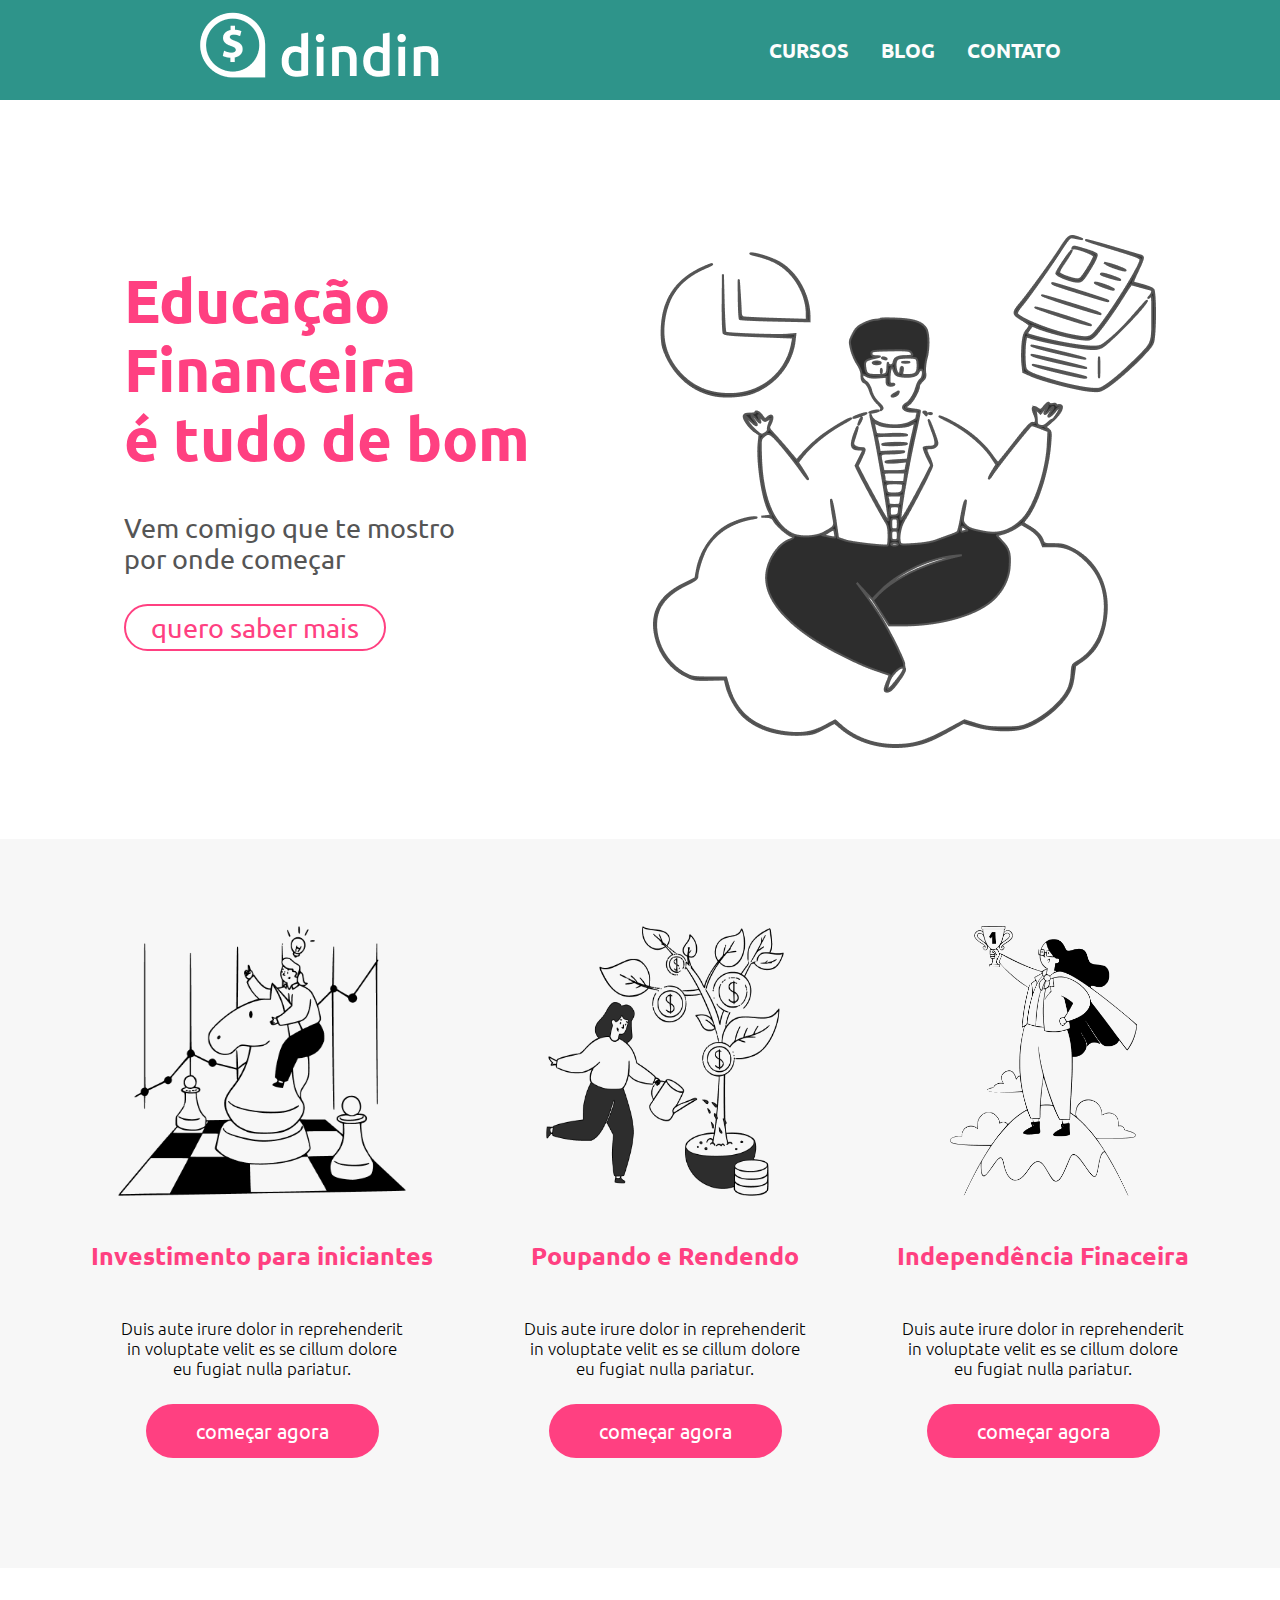
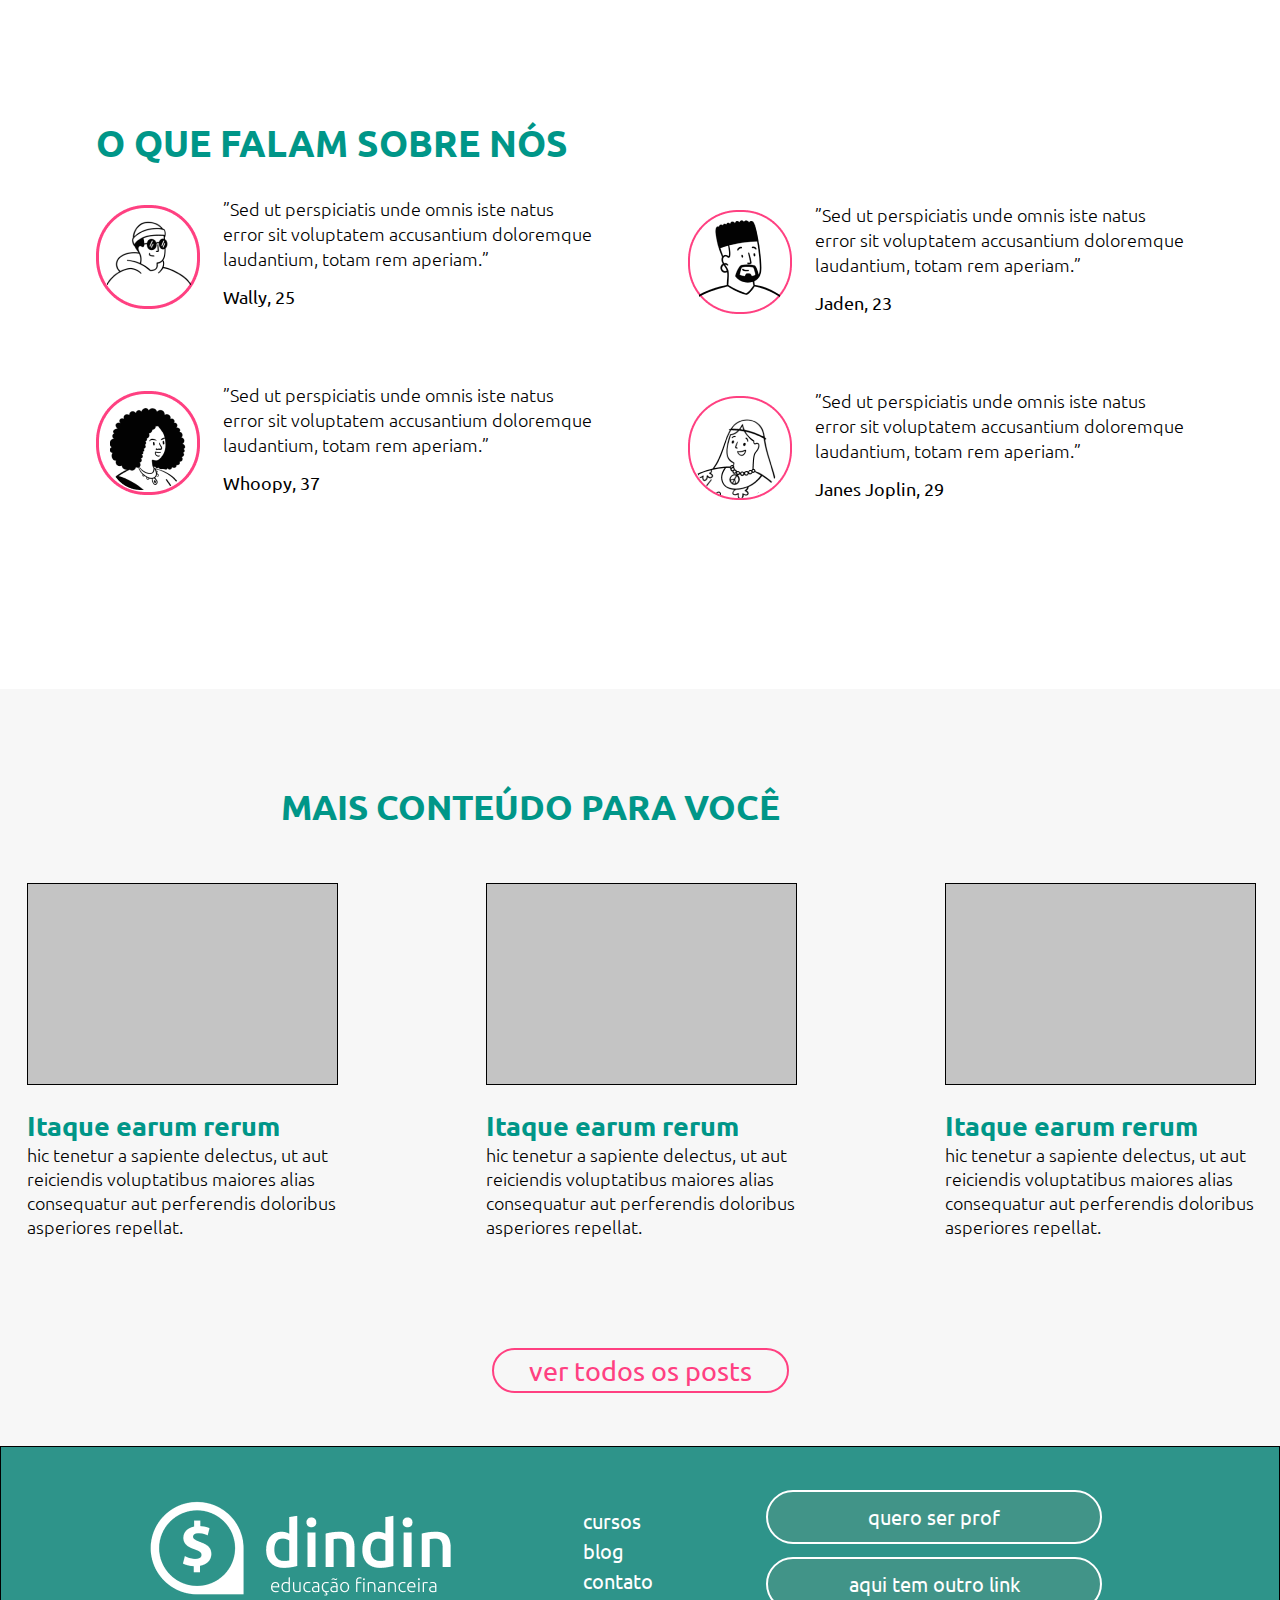
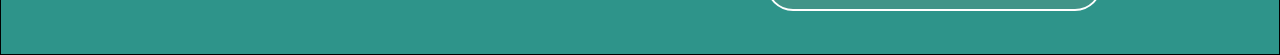
<file: index.html>
<!DOCTYPE html>
<html lang="pt-br">

<head>
    <meta charset="UTF-8">
    <meta http-equiv="X-UA-Compatible" content="IE=edge">
    <meta name="viewport" content="width=device-width, initial-scale=1.0">
    <meta name="description" content="Site sobre a empresa Dindin">
    <meta name="keywords" content="Agência Digital, Financeiro, Emprestimo, investimento">
    <link rel="stylesheet" href="css/estilo.css">
    <!-- <link rel="stylesheet" href="css/responsivo.css"> -->
    <title>Financeira Dindin</title>
</head>

<body>

    <header class="cabecalho">
        <nav class="navbar">
            <div class="logo">
                <img src="img/logo-header.png" alt="">
            </div>
            <div class="menu">
                <a class="nav-menu" href="cursos.html">cursos</a>
                <a class="nav-menu" href="blog.html">blog</a>
                <a class="nav-menu" href="contato.html">contato</a>
            </div>
        </nav>
    </header>

    <main class="conteudo-principal">
        <Section class="section-top">
            <div class="conteudo-section1">
                <h1>Educação<br>Financeira<br>é tudo de bom</h1>
                <p>Vem comigo que te mostro<br>por onde começar</p>
                <a href="cursos.html">quero saber mais</button></a>
            </div>
            <div class="section-img-r">
                <img src="img/ilustra-banner.png" alt="Imagem Banner" title="Educação Financeira" />
            </div>
        </Section>

        <section class="conteudo-secundario">
            <div class="card-box">
                <img id="poupando-png" src="img/ilustra-poupando.png" alt="Poupando" title="Poupando" />
                <p class="card-titulo1">Investimento para iniciantes</p>
                <p class="card-titulo2">Duis aute irure dolor in reprehenderit<br>in voluptate velit es se cillum
                    dolore<br>eu fugiat nulla pariatur.</p>
                <a href="cursos.html">começar agora</a>
            </div>
            <div class="card-box">
                <img id="investimento-png" src="img/ilustra-investimento.png" alt="Investimento" title="Investimento" />
                <p class="card-titulo1">Poupando e Rendendo</p>
                <p class="card-titulo2">Duis aute irure dolor in reprehenderit<br>in voluptate velit es se cillum
                    dolore<br>eu fugiat nulla pariatur.</p>
                <a href="cursos.html">começar agora</a>
            </div>
            <div class="card-box">
                <img id="independencia-png" src="img/ilustra-independencia.png" alt="Independencia"
                    title="Independencia" />
                <p class="card-titulo1">Independência Finaceira</p>
                <p class="card-titulo2">Duis aute irure dolor in reprehenderit<br>in voluptate velit es se cillum
                    dolore<br>eu fugiat nulla pariatur.</p>
                <a href="cursos.html">começar agora</a>
            </div>
        </section>

        <section class="conteudo-terciario">
            <div class="terciario-primeira-coluna">
                <h2>O QUE FALAM SOBRE NÓS</h2>
                <div class="conteudo-terciario-texto">
                    <img src="img/icon-wally.png" alt="" title="icone wally" />
                    <div class="conteudo-terciario-paragrafo">
                        <p class="terciario-paragrafo1">”Sed ut perspiciatis unde omnis iste natus<br>error sit
                            voluptatem
                            accusantium doloremque<br>laudantium, totam rem aperiam.”</p>
                        <p class="terciario-paragrafo2">Wally, 25</p>
                    </div>
                </div>
                <div class="conteudo-terciario-texto">
                    <img src="img/icon-whoopi.png" alt="" title="" />
                    <div class="conteudo-terciario-paragrafo">
                        <p class="terciario-paragrafo1">”Sed ut perspiciatis unde omnis iste natus<br>error sit
                            voluptatem
                            accusantium doloremque<br>laudantium, totam rem aperiam.”</p>
                        <p class="terciario-paragrafo2">Whoopy, 37</p>
                    </div>
                </div>
            </div>
            <div class="terciario-segunda-coluna">
                <div class="conteudo-terciario-texto">
                    <img src="img/icon-jaden.png" alt="" title="" />
                    <div class="conteudo-terciario-paragrafo">
                        <p class="terciario-paragrafo1">”Sed ut perspiciatis unde omnis iste natus<br>error sit
                            voluptatem
                            accusantium doloremque<br>laudantium, totam rem aperiam.”</p>
                        <p class="terciario-paragrafo2">Jaden, 23</p>
                    </div>
                </div>
                <div class="conteudo-terciario-texto">
                    <img src="img/icon-jane.png" alt="" title="" />
                    <div class="conteudo-terciario-paragrafo">
                        <p class="terciario-paragrafo1">”Sed ut perspiciatis unde omnis iste natus<br>error sit
                            voluptatem
                            accusantium doloremque<br>laudantium, totam rem aperiam.”</p>
                        <p class="terciario-paragrafo2">Janes Joplin, 29</p>
                    </div>
                </div>
            </div>
        </section>

        <section class="conteudo-quaternario">
            <div class="conteudo-quaternario-box-titulo">
                <h3>MAIS CONTEÚDO PARA VOCÊ</h3>
            </div>
            <div class="conteudo-quaternario-box">
                <div class="conteudo-quadrado-cinza">

                </div>

                <p class="conteudo-quaternario-p1">Itaque earum rerum</p>
                <p class="conteudo-quaternario-p2">hic tenetur a sapiente delectus, ut aut<br>reiciendis voluptatibus
                    maiores
                    alias<br>consequatur aut perferendis doloribus<br>asperiores repellat.</p>
            </div>
            <div class="conteudo-quaternario-box">
                <div class="conteudo-quadrado-cinza">

                </div>

                <p class="conteudo-quaternario-p1">Itaque earum rerum</p>
                <p class="conteudo-quaternario-p2">hic tenetur a sapiente delectus, ut aut<br>reiciendis voluptatibus
                    maiores
                    alias<br>consequatur aut perferendis doloribus<br>asperiores repellat.</p>
            </div>
            <div class="conteudo-quaternario-box">
                <div class="conteudo-quadrado-cinza">

                </div>

                <p class="conteudo-quaternario-p1">Itaque earum rerum</p>
                <p class="conteudo-quaternario-p2">hic tenetur a sapiente delectus, ut aut<br>reiciendis voluptatibus
                    maiores
                    alias<br>consequatur aut perferendis doloribus<br>asperiores repellat.</p>
            </div>
        </section>
        <section class="box-button">

            <a href="blog.html">ver todos os posts
            </a>



    </main>

    <footer class="conteudo-rodape">
        <section class="rodape">
            <div class="rodape-img">
                <a href="index.html"><img src="img/logo-footer.png" alt="logo2" title="logo" id="footer-img" /></a>
            </div>
            <div class="conteudo-rodape-nav">
                <a class="conteudo-rodape-menu" href="cursos.html">cursos</a>
                <a class="conteudo-rodape-menu" href="blog.html">blog</a>
                <a class="conteudo-rodape-menu" href="contato.html">contato</a>
            </div>
            <div class="conteudo-rodape-buttons">
                <a href="#">quero ser prof</a>
                <a href="#">aqui tem outro link</a>
            </div>
        </section>
    </footer>

</html>
</file>
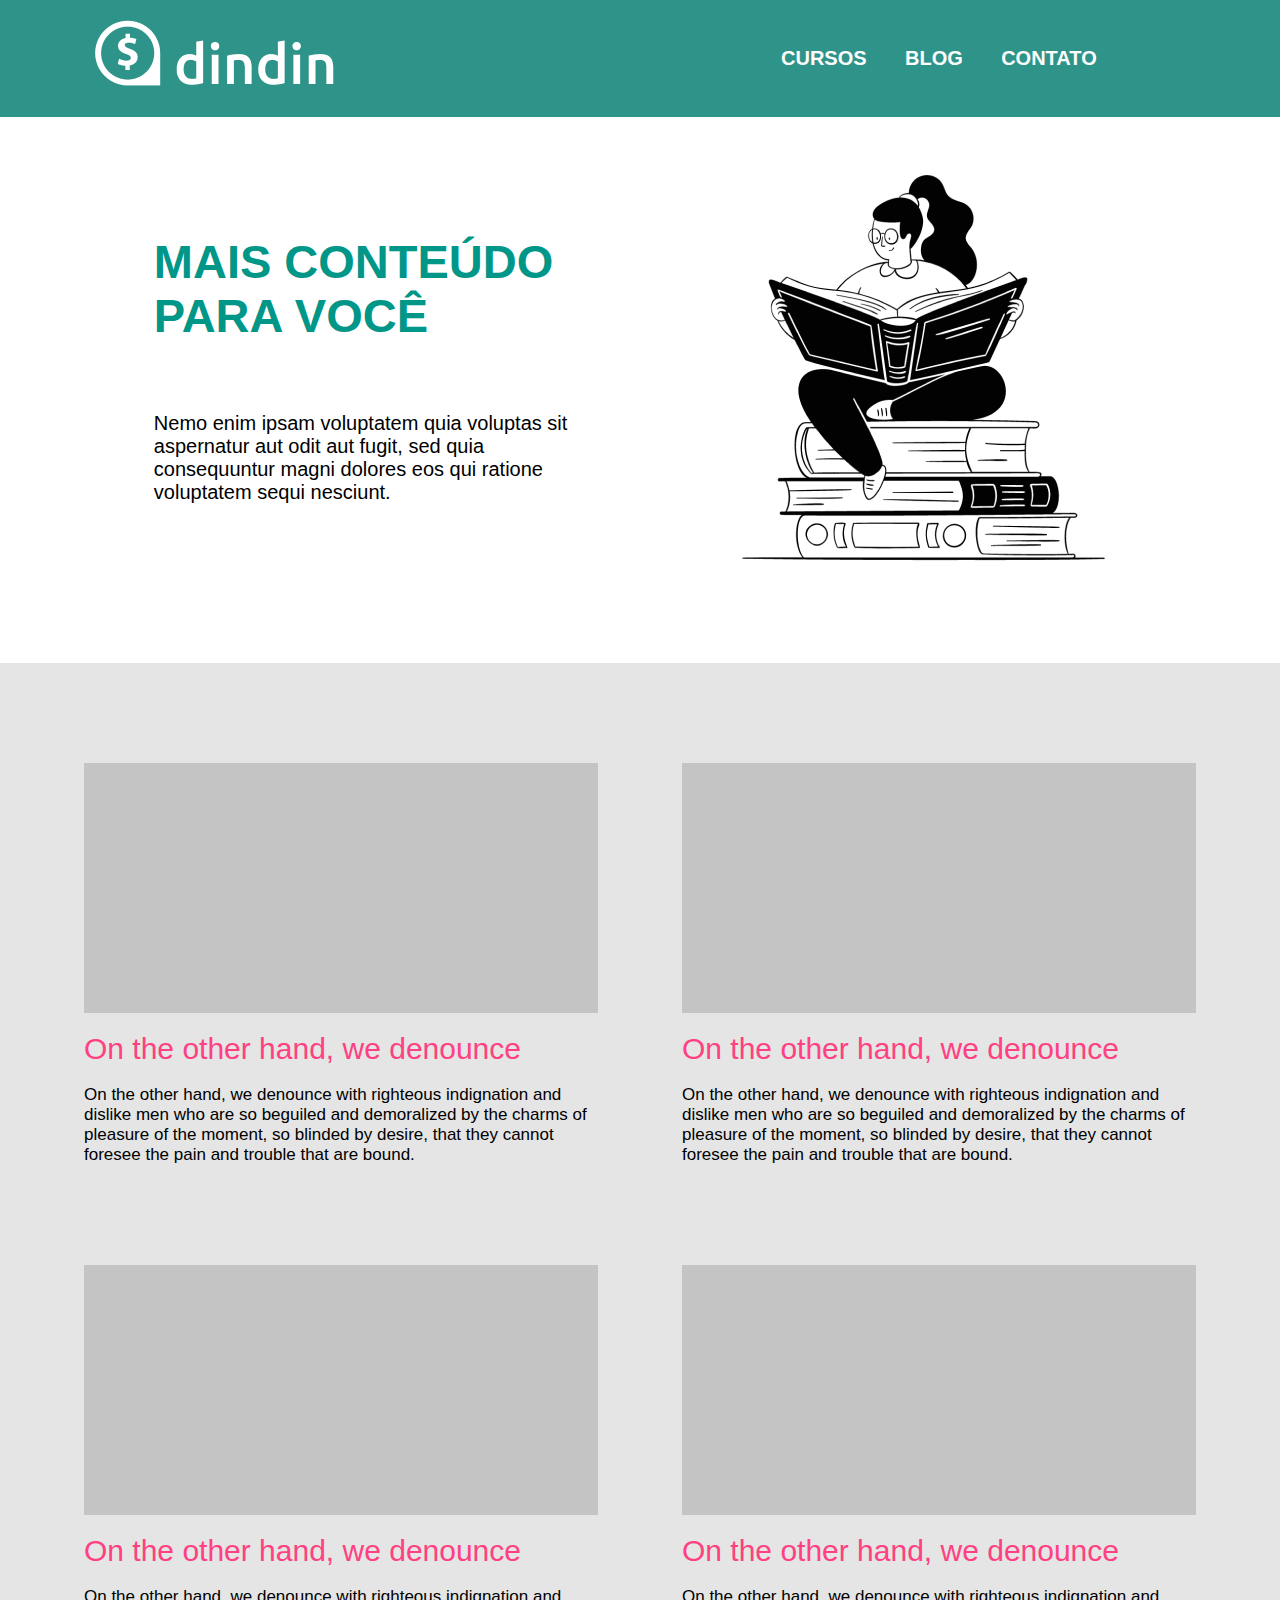
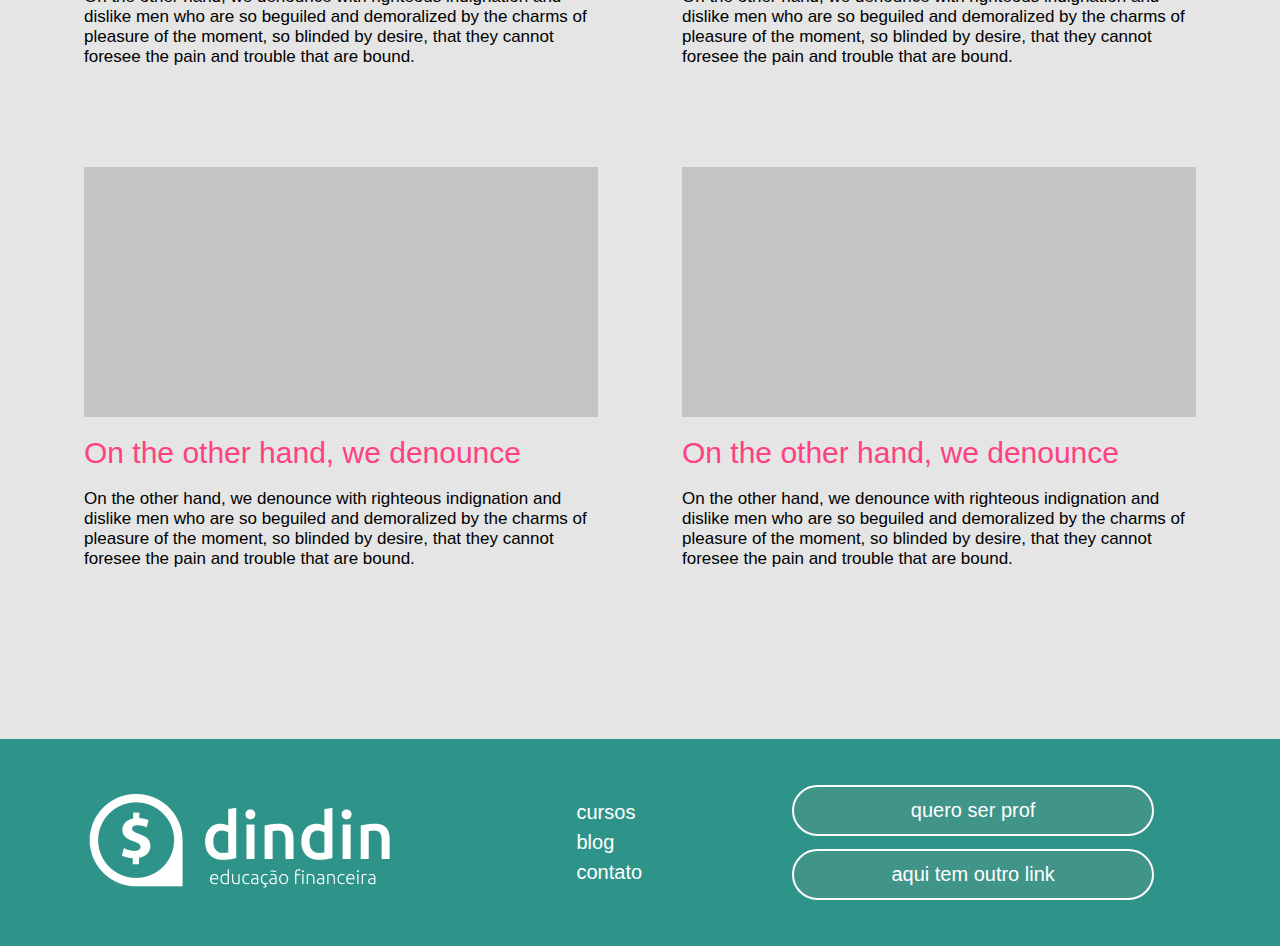
<file: blog.html>
<!DOCTYPE html>
<html lang="pt-br">

<head>
    <meta charset="UTF-8">
    <meta http-equiv="X-UA-Compatible" content="IE=edge">
    <meta name="viewport" content="width=device-width, initial-scale=1.0">
    <meta name="description" content="Site sobre a empresa Dindin">
    <meta name="keywords" content="Agência Digital, Financeiro, Emprestimo, investimento">
    <link rel="stylesheet" href="css/blog.css">
    <!-- <link rel="stylesheet" href="css/responsivo.css"> -->
    <title>Financeira Dindin - Blog</title>
</head>


<body>
    <header>
        <section class="section-banner">
            <div class="logo">
                <a href="index.html"><img src="img/logo-header.png" alt="logo" title="logo"></a>
            </div>
            <div class="nav">
                <a class="nav-menu" href="cursos.html">cursos</a>
                <a class="nav-menu" href="blog.html">blog</a>
                <a class="nav-menu" href="contato.html">contato</a>
            </div>
        </section>
    </header>
    <main>
        <section class="topblog">
            <div class="infotopblog">
                <h1>MAIS CONTEÚDO<br>PARA VOCÊ</h1>
                <p class="toptext">Nemo enim ipsam voluptatem quia voluptas sit<br>aspernatur aut odit aut fugit, sed
                    quia<br>consequuntur magni dolores eos qui ratione<br>voluptatem sequi nesciunt. </p>
            </div>
            <div class="imgtop">
                <img id="imgtop" src="img/ilustra-blog.png" atl="ilustrablog" title="Ilustra Blog" />
            </div>
        </section>
        <section class="blogbot">
            <div class="blogcont">

                <img id="imgcont" src="img/fundocinza.png" alt="bggray" titulo="fundo cinza" />
                <a href="post.html" class="blogconttitle">On the other hand, we denounce</a>
                <p class="blogconttext">On the other hand, we denounce with righteous indignation and<br>dislike men who
                    are so beguiled and demoralized by the charms of<br>pleasure of the moment, so blinded by desire,
                    that they cannot<br>foresee the pain and trouble that are bound.</p>
            </div>
            <div class="blogcont">
                <img id="imgcont" src="img/fundocinza.png" alt="bggray" titulo="fundo cinza" />
                <a href="post.html" class="blogconttitle">On the other hand, we denounce</a>
                <p class="blogconttext">On the other hand, we denounce with righteous indignation and<br>dislike men who
                    are so beguiled and demoralized by the charms of<br>pleasure of the moment, so blinded by desire,
                    that they cannot<br>foresee the pain and trouble that are bound.</p>
            </div>
        </section>
        <section class="blogbot">
            <div class="blogcont">
                <img id="imgcont" src="img/fundocinza.png" alt="bggray" titulo="fundo cinza" />
                <a href="post.html" class="blogconttitle">On the other hand, we denounce</a>
                <p class="blogconttext">On the other hand, we denounce with righteous indignation and<br>dislike men who
                    are so beguiled and demoralized by the charms of<br>pleasure of the moment, so blinded by desire,
                    that they cannot<br>foresee the pain and trouble that are bound.</p>
            </div>
            <div class="blogcont">
                <img id="imgcont" src="img/fundocinza.png" alt="bggray" titulo="fundo cinza" />
                <a href="post.html" class="blogconttitle">On the other hand, we denounce</a>
                <p class="blogconttext">On the other hand, we denounce with righteous indignation and<br>dislike men who
                    are so beguiled and demoralized by the charms of<br>pleasure of the moment, so blinded by desire,
                    that they cannot<br>foresee the pain and trouble that are bound.</p>
            </div>
        </section>
        <section class="blogbot1">
            <div class="blogcont">
                <img id="imgcont" src="img/fundocinza.png" alt="bggray" titulo="fundo cinza" />
                <a href="post.html" class="blogconttitle">On the other hand, we denounce</a>
                <p class="blogconttext">On the other hand, we denounce with righteous indignation and<br>dislike men who
                    are so beguiled and demoralized by the charms of<br>pleasure of the moment, so blinded by desire,
                    that they cannot<br>foresee the pain and trouble that are bound.</p>
            </div>
            <div class="blogcont">
                <img id="imgcont" src="img/fundocinza.png" alt="bggray" titulo="fundo cinza" />
                <a href="post.html" class="blogconttitle">On the other hand, we denounce</a>
                <p class="blogconttext">On the other hand, we denounce with righteous indignation and<br>dislike men who
                    are so beguiled and demoralized by the charms of<br>pleasure of the moment, so blinded by desire,
                    that they cannot<br>foresee the pain and trouble that are bound.</p>
            </div>
        </section>
    </main>
    <footer>
        <section class="rodape">
            <div>
                <a href="inicio.html"><img src="img/logo-footer.png" alt="logo2" title="logo" /></a>
            </div>
            <div class="navig">
                <a class="fmenu" href="cursos.html">cursos</a>
                <a class="fmenu" href="blog.html">blog</a>
                <a class="fmenu" href="contato.html">contato</a>
            </div>
            <div class="buttons">
                <a href="#">quero ser prof</a>
                <a href="#">aqui tem outro link</button></a>
            </div>
        </section>
    </footer>
</body>




</html>
</file>
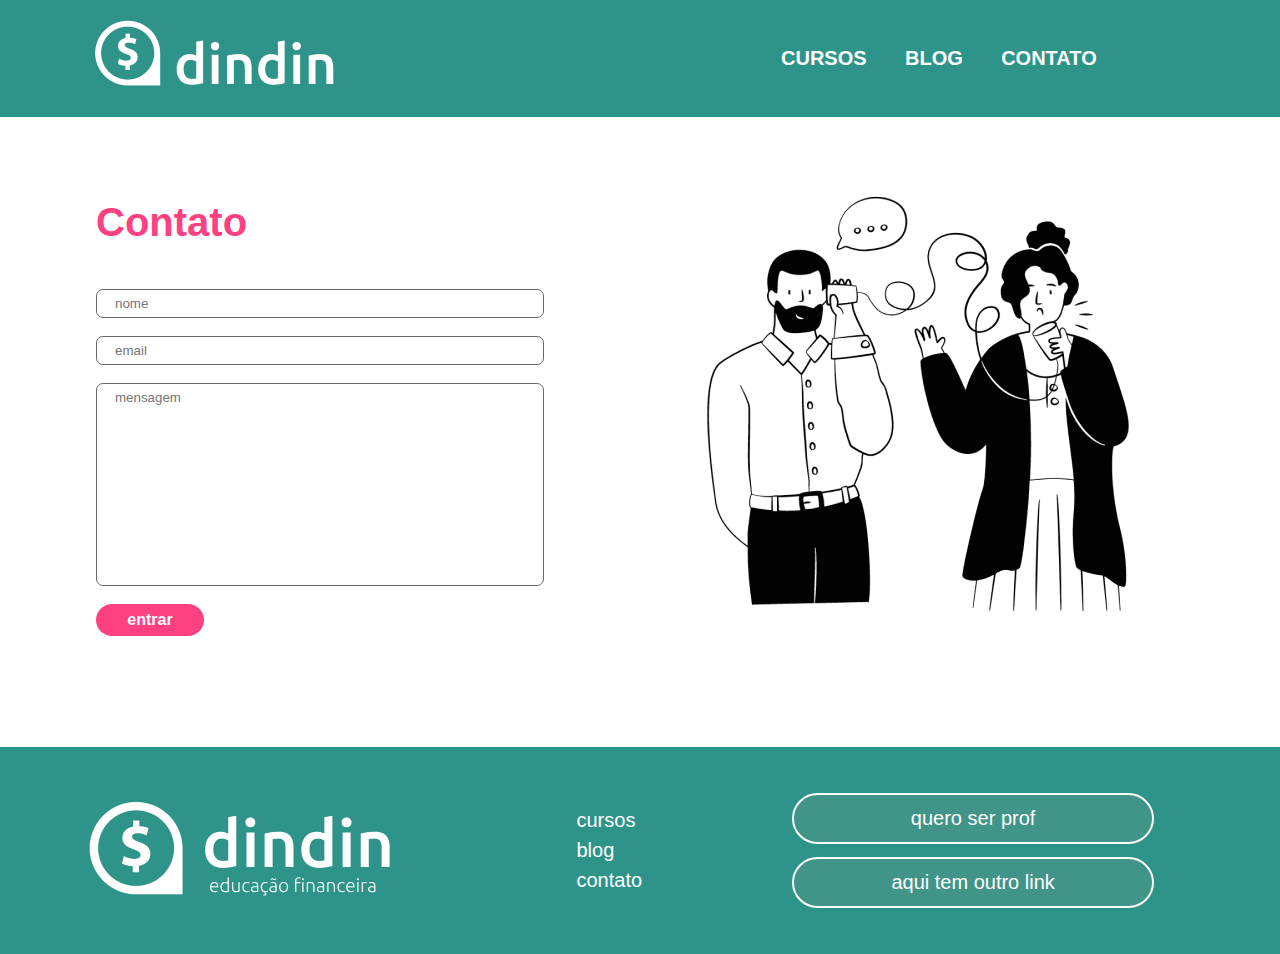
<file: contato.html>
<!DOCTYPE html>
<html lang="pt-br">

<head>
    <meta charset="UTF-8">
    <meta http-equiv="X-UA-Compatible" content="IE=edge">
    <meta name="viewport" content="width=device-width, initial-scale=1.0">
    <meta name="description" content="Site sobre a empresa Dindin">
    <meta name="keywords" content="Agência Digital, Financeiro, Emprestimo, investimento">
    <link rel="stylesheet" href="css/contato.css">
    <!-- <link rel="stylesheet" href="css/responsivo.css"> -->
    <title>Financeira Dindin - Contato</title>
</head>

<body>
    <header>
        <section class="section-banner">
            <div class="logo">
                <a href="index.html"><img src="img/logo-header.png" alt="logo" title="logo"></a>
            </div>
            <div class="nav">
                <a class="nav-menu" href="cursos.html">cursos</a>
                <a class="nav-menu" href="blog.html">blog</a>
                <a class="nav-menu" href="contato.html">contato</a>
            </div>
        </section>
    </header>
    <main>
        <section class="corpo">
            <div class="formulario">
                <h1>Contato</h1>
                <form id="form" action="#">
                    <input type="text" id="nome" name="fname" placeholder="nome"><br>
                    <input type="text" id="email" name="email" placeholder="email"><br>
                    <input type="text" id="mensagem" name="mensagem" placeholder="mensagem"><br>
                    <input type="submit" value="entrar" id="buttonform">
                </form>
            </div>
            <div class="imgcontato">
                <img src="img/ilustra-contato.png" alt="contato" title="contato" />
            </div>
        </section>
    </main>
    <footer>
        <section class="rodape">
            <div>
                <a href="index.html"><img src="img/logo-footer.png" alt="logo2" title="logo" /></a>
            </div>
            <div class="navig">
                <a class="fmenu" href="cursos.html">cursos</a>
                <a class="fmenu" href="blog.html">blog</a>
                <a class="fmenu" href="contato.html">contato</a>
            </div>
            <div class="buttons">
                <a href="#">quero ser prof</a>
                <a href="#">aqui tem outro link</button></a>
            </div>
        </section>
    </footer>
</body>



</html>
</file>
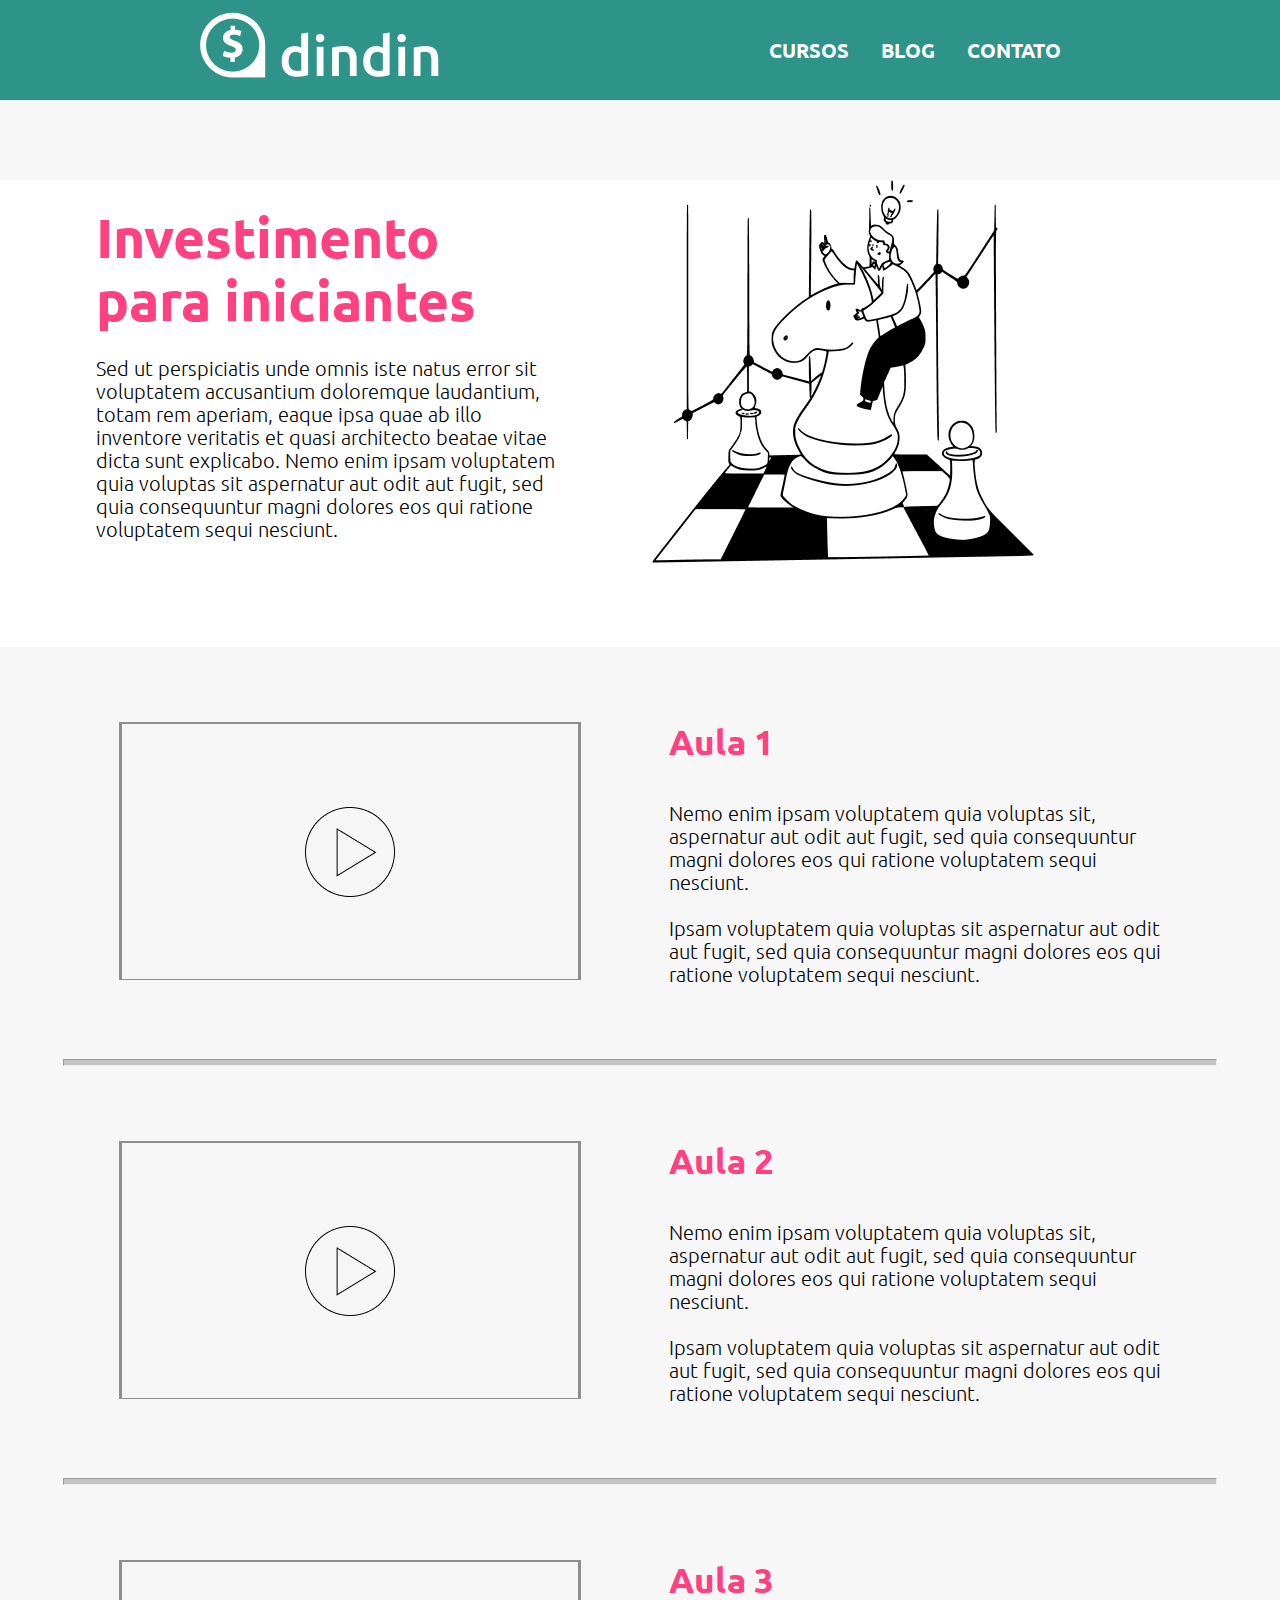
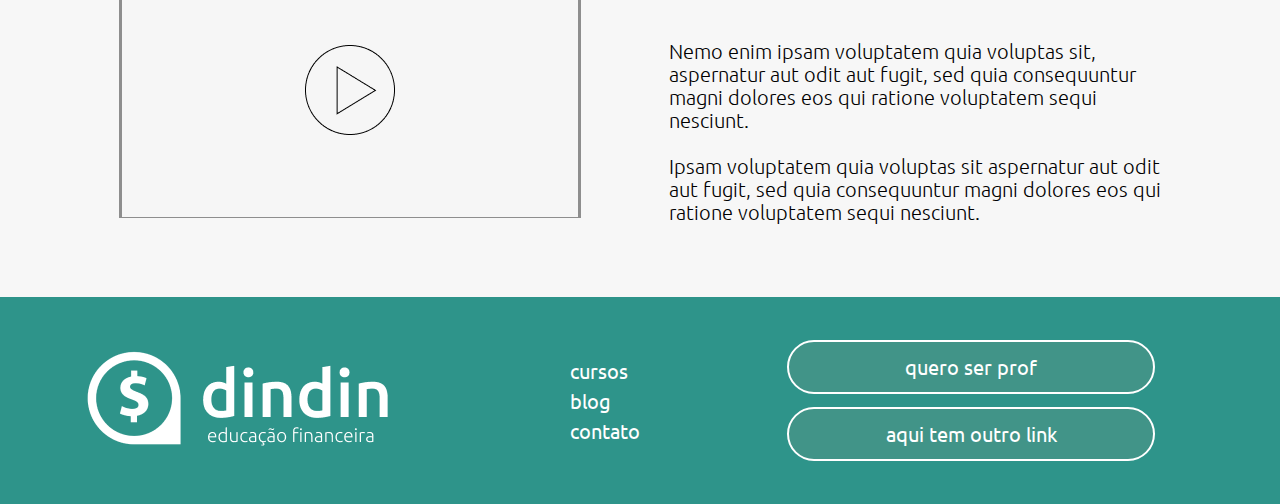
<file: curso.html>
<!DOCTYPE html>
<html lang="pt-br">

<head>
    <meta charset="UTF-8">
    <meta http-equiv="X-UA-Compatible" content="IE=edge">
    <meta name="viewport" content="width=device-width, initial-scale=1.0">
    <meta name="description" content="Site sobre a empresa Dindin">
    <meta name="keywords" content="Agência Digital, Financeiro, Emprestimo, investimento">
    <link rel="stylesheet" href="css/estilo.css">
    <link rel="stylesheet" href="css/curso.css">
    <!-- <link rel="stylesheet" href="css/responsivo.css"> -->
    <title>Financeira Dindin - Investimento</title>
</head>

<body>
    <header class="cabecalho">
        <nav class="navbar">
            <div class="logo">
                <a href="index.html"><img src="img/logo-header.png" alt="logo" title="logo"></a>
            </div>
            <div class="menu">
                <a class="nav-menu" href="cursos.html">cursos</a>
                <a class="nav-menu" href="blog.html">blog</a>
                <a class="nav-menu" href="contato.html">contato</a>
            </div>
        </nav>
    </header>
    <main>
        <section class="investimento">
            <div class="investimento-texto">
                <h1>Investimento<br>para iniciantes</h1>
                <p>Sed ut perspiciatis unde omnis iste natus error sit<br>voluptatem accusantium
                    doloremque laudantium,<br>totam rem aperiam, eaque ipsa quae ab illo<br>inventore veritatis et quasi
                    architecto beatae vitae<br>dicta sunt explicabo. Nemo enim ipsam voluptatem<br>quia voluptas sit
                    aspernatur aut odit aut fugit, sed<br>quia consequuntur magni dolores eos qui ratione<br>voluptatem
                    sequi
                    nesciunt. </p>
            </div>
            <div class="investimento-img">
                <img src="img/ilustra-poupando.png" alt="ilustrainvestimento" title="Investimento para iniciantes" />
            </div>
        </section>
        <section class="video-aula">
            <div class="frame">
                <iframe width="462" height="261" src="img/frame-play.png" title="Aula 1" frameborder="0"
                    allow="accelerometer; autoplay; clipboard-write; encrypted-media; gyroscope; picture-in-picture"
                    allowfullscreen></iframe>
            </div>
            <div class="infoframe">
                <h2>Aula 1</h2>
                <p class="infotexo">Nemo enim ipsam voluptatem quia voluptas sit,<br>aspernatur aut odit aut fugit, sed
                    quia
                    consequuntur<br> magni dolores eos qui ratione voluptatem sequi<br> nesciunt.<br><br>
                    Ipsam voluptatem quia voluptas sit aspernatur aut odit<br>aut fugit, sed quia consequuntur magni
                    dolores eos qui<br>ratione voluptatem sequi nesciunt. </p>
            </div>
        </section>
        <hr>
        <section class="video-aula">
            <div class="frame">
                <iframe width="462" height="261" src="img/frame-play.png" title="Aula 1" frameborder="0"
                    allow="accelerometer; autoplay; clipboard-write; encrypted-media; gyroscope; picture-in-picture"
                    allowfullscreen></iframe>
            </div>
            <div class="infoframe">
                <h2>Aula 2</h2>
                <p class="infotexo">Nemo enim ipsam voluptatem quia voluptas sit,<br>aspernatur aut odit aut fugit, sed
                    quia
                    consequuntur<br> magni dolores eos qui ratione voluptatem sequi<br> nesciunt.<br><br>
                    Ipsam voluptatem quia voluptas sit aspernatur aut odit<br>aut fugit, sed quia consequuntur magni
                    dolores eos qui<br>ratione voluptatem sequi nesciunt. </p>
            </div>
        </section>
        <hr>
        <section class="video-aula">
            <div class="frame">
                <iframe width="462" height="261" src="img/frame-play.png" title="Aula 1" frameborder="0"
                    allow="accelerometer; autoplay; clipboard-write; encrypted-media; gyroscope; picture-in-picture"
                    allowfullscreen></iframe>
            </div>
            <div class="infoframe">
                <h2>Aula 3</h2>
                <p class="infotexo">Nemo enim ipsam voluptatem quia voluptas sit,<br>aspernatur aut odit aut fugit, sed
                    quia
                    consequuntur<br> magni dolores eos qui ratione voluptatem sequi<br> nesciunt.<br><br>
                    Ipsam voluptatem quia voluptas sit aspernatur aut odit<br>aut fugit, sed quia consequuntur magni
                    dolores eos qui<br>ratione voluptatem sequi nesciunt. </p>
            </div>

        </section>
    </main>
    <footer>
        <section class="rodape">
            <div>
                <a href="inicio.html"><img src="img/logo-footer.png" alt="logo2" title="logo" /></a>
            </div>
            <div class="navig">
                <a class="fmenu" href="cursos.html">cursos</a>
                <a class="fmenu" href="blog.html">blog</a>
                <a class="fmenu" href="contato.html">contato</a>
            </div>
            <div class="buttons">
                <a href="#">quero ser prof</a>
                <a href="#">aqui tem outro link</button></a>
            </div>
        </section>
    </footer>
</body>




</html>
</file>
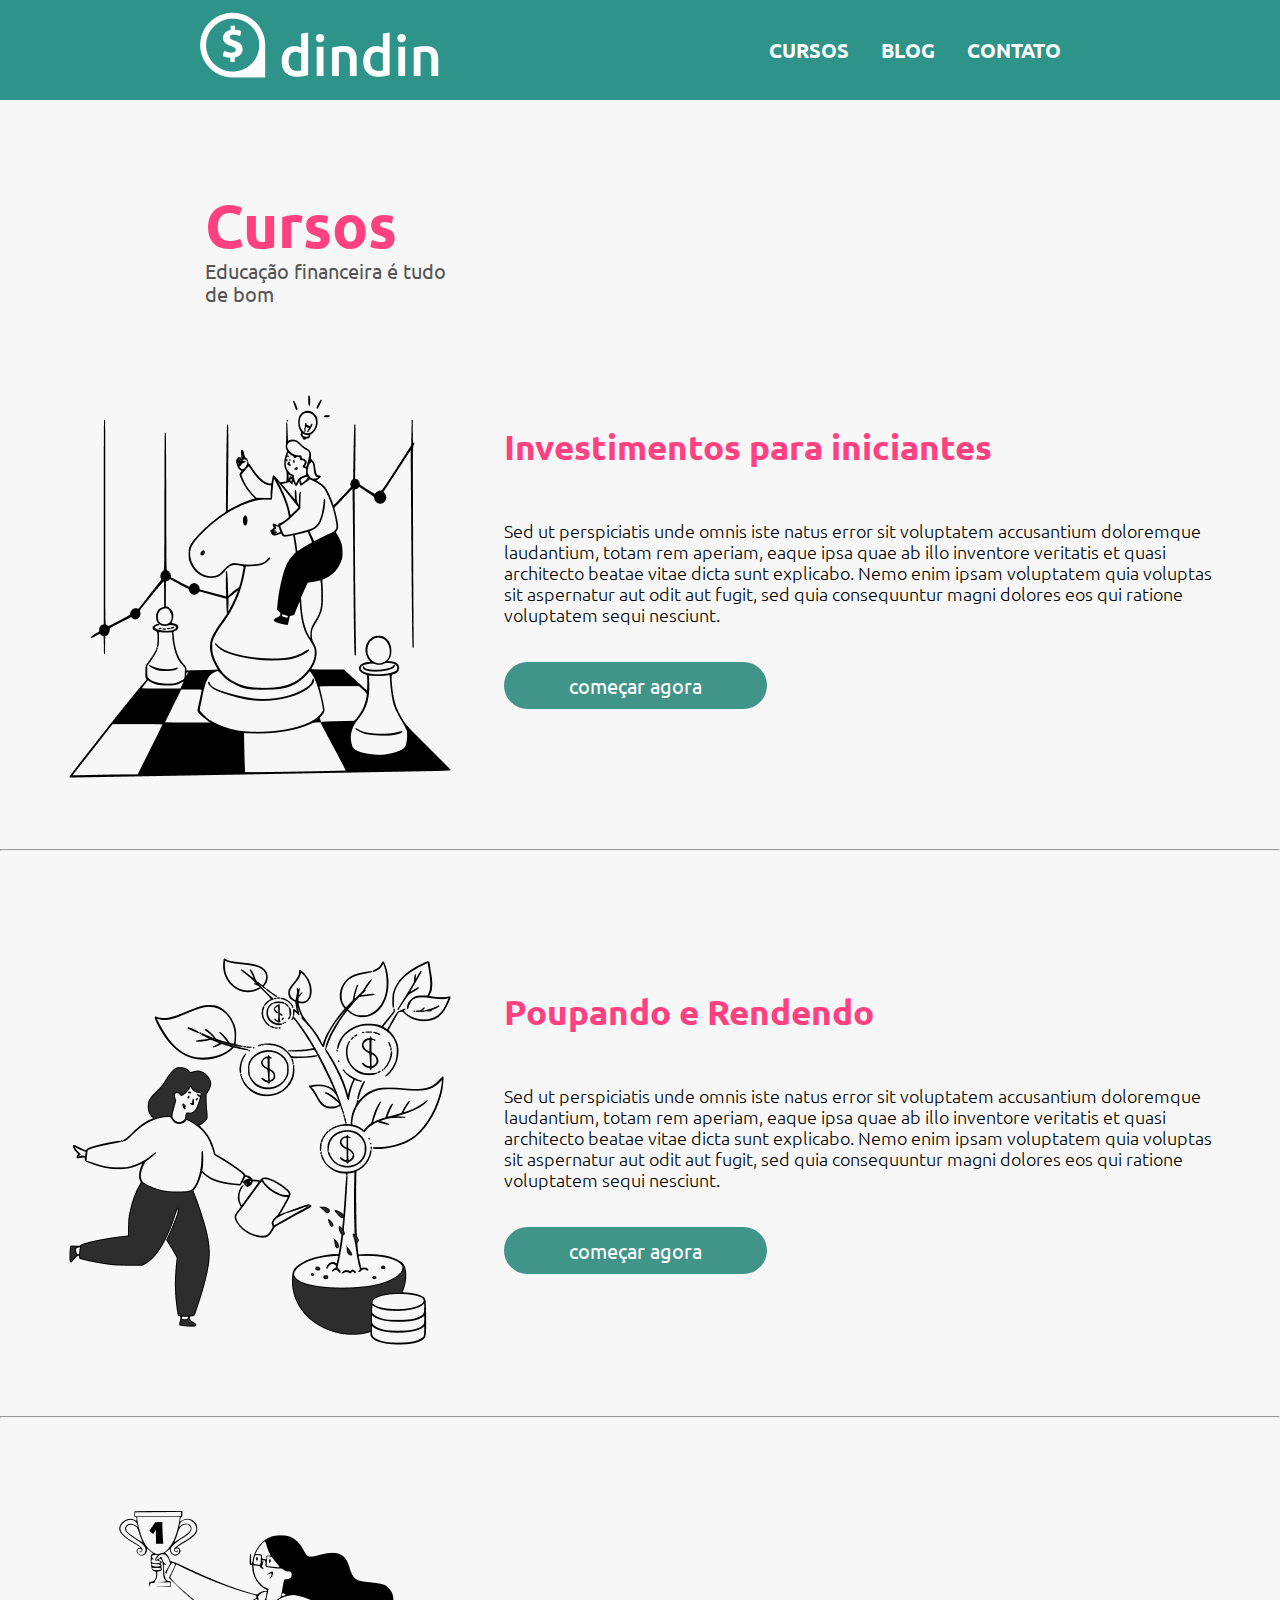
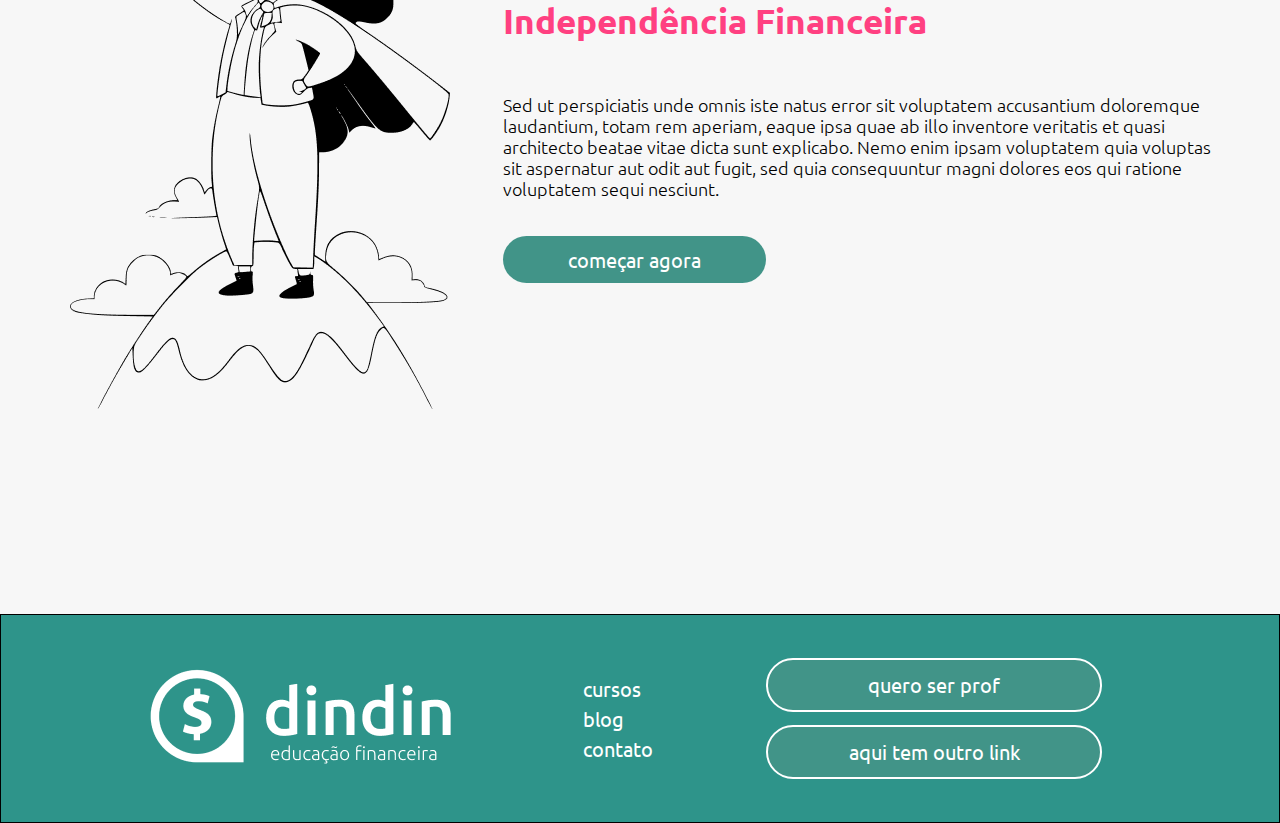
<file: cursos.html>
<!DOCTYPE html>
<html lang="pt-br">

<head>
    <meta charset="UTF-8">
    <meta http-equiv="X-UA-Compatible" content="IE=edge">
    <meta name="viewport" content="width=device-width, initial-scale=1.0">
    <meta name="description" content="Site sobre a empresa Dindin">
    <meta name="keywords" content="Agência Digital, Financeiro, Emprestimo, investimento">
    <link rel="stylesheet" href="css/cursos.css">
    <link rel="stylesheet" href="css/estilo.css">
    <!-- <link rel="stylesheet" href="css/responsivo.css"> -->
    <title>Financeira Dindin - Cursos</title>
</head>

<body>

    <header class="cabecalho">
        <nav class="navbar">
            <div class="logo">
                <a href="index.html"><img src="img/logo-header.png" alt="logo" title="logo"></a>
            </div>
            <div class="menu">
                <a class="nav-menu" href="cursos.html">cursos</a>
                <a class="nav-menu" href="blog.html">blog</a>
                <a class="nav-menu" href="contato.html">contato</a>
            </div>
        </nav>
    </header>

    <main class="conteudo-principal">
        <section class="cursos-titulo">
            <h1>Cursos</h1>
            <p>Educação financeira é tudo de bom</p>
        </section>
        <Section class="cursos-box">
            <div>
                <img src="img/ilustra-poupando.png" alt="Investimento" title="investimento para iniciantes" />
            </div>
            <div class="cursos-info">
                <h2>Investimentos para iniciantes</h2>
                <p>Sed ut perspiciatis unde omnis iste natus error sit voluptatem accusantium
                    doloremque<br>laudantium, totam rem aperiam, eaque ipsa quae ab illo inventore veritatis et
                    quasi<br>architecto beatae vitae dicta sunt explicabo. Nemo enim ipsam voluptatem quia
                    voluptas<br>sit aspernatur aut odit aut fugit, sed quia consequuntur magni dolores eos qui
                    ratione<br>voluptatem sequi nesciunt.</p>
                <a href="curso.html">começar agora</a>
            </div>
        </Section>
        <hr>
        <Section class="cursos-box1">
            <div>
                <img src="img/ilustra-investimento.png" alt="ilustrapoupando" title="Poupando e Rendendo" />
            </div>
            <div class="cursos-info">
                <h2>Poupando e Rendendo</h2>
                <p>Sed ut perspiciatis unde omnis iste natus error sit voluptatem accusantium
                    doloremque<br>laudantium, totam rem aperiam, eaque ipsa quae ab illo inventore veritatis et
                    quasi<br>architecto beatae vitae dicta sunt explicabo. Nemo enim ipsam voluptatem quia
                    voluptas<br>sit aspernatur aut odit aut fugit, sed quia consequuntur magni dolores eos qui
                    ratione<br>voluptatem sequi nesciunt. </p>
                <a href="curso.html">começar agora</a>
            </div>
        </Section>

        <hr>
        <Section class="cursos-box2">
            <div>
                <img src="img/ilustra-independencia.png" alt="ilustraindependencia" title="Independência Financeira" />
            </div>
            <div class="cursos-info">
                <h2>Independência Financeira</h2>
                <p>Sed ut perspiciatis unde omnis iste natus error sit voluptatem accusantium
                    doloremque<br>laudantium, totam rem aperiam, eaque ipsa quae ab illo inventore veritatis et
                    quasi<br>architecto beatae vitae dicta sunt explicabo. Nemo enim ipsam voluptatem quia
                    voluptas<br>sit aspernatur aut odit aut fugit, sed quia consequuntur magni dolores eos qui
                    ratione<br>voluptatem sequi nesciunt. </p>
                <a href="curso.html">começar agora</a>
            </div>
        </Section>
    </main>

    <footer class="conteudo-rodape">
        <section class="rodape">
            <div class="rodape-img">
                <a href="index.html"><img src="img/logo-footer.png" alt="logo2" title="logo" id="footer-img" /></a>
            </div>
            <div class="conteudo-rodape-nav">
                <a class="conteudo-rodape-menu" href="cursos.html">cursos</a>
                <a class="conteudo-rodape-menu" href="blog.html">blog</a>
                <a class="conteudo-rodape-menu" href="contato.html">contato</a>
            </div>
            <div class="conteudo-rodape-buttons">
                <a href="#">quero ser prof</a>
                <a href="#">aqui tem outro link</a>
            </div>
        </section>
    </footer>

</body>

</html>
</file>
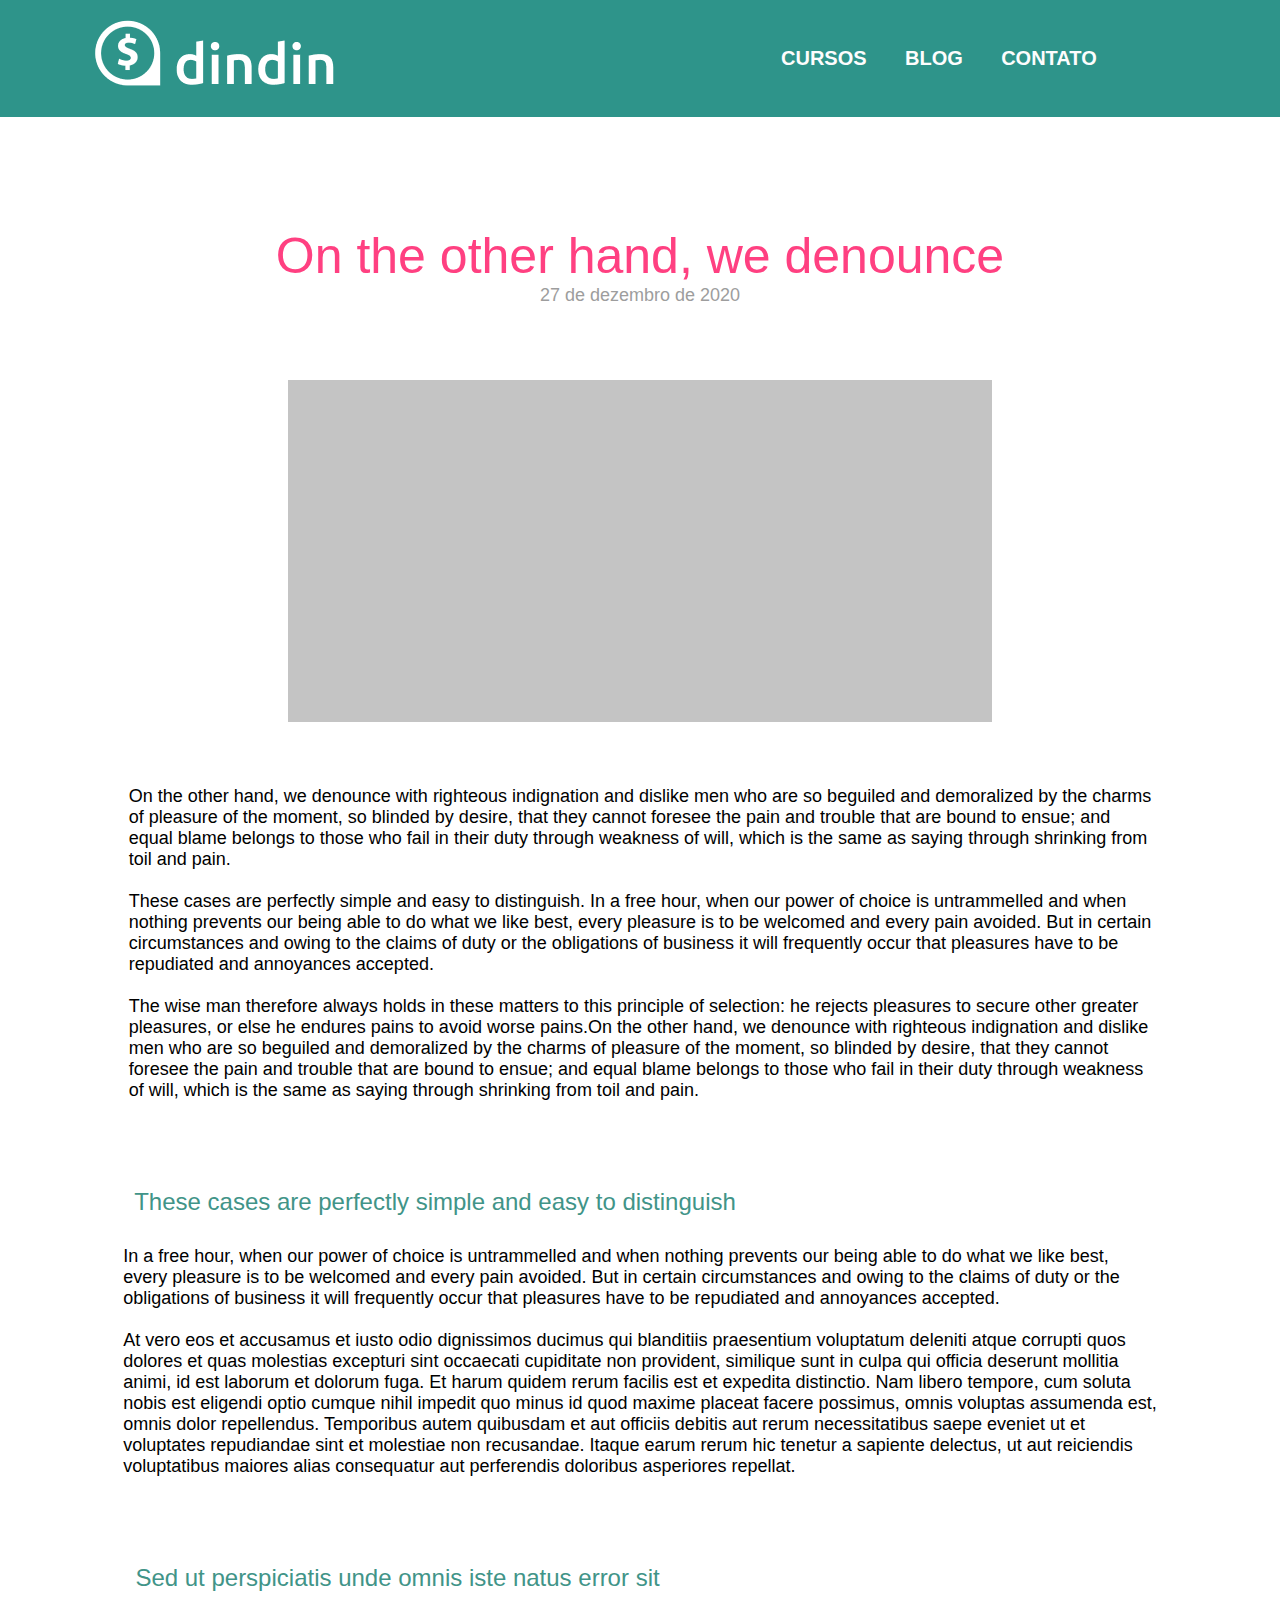
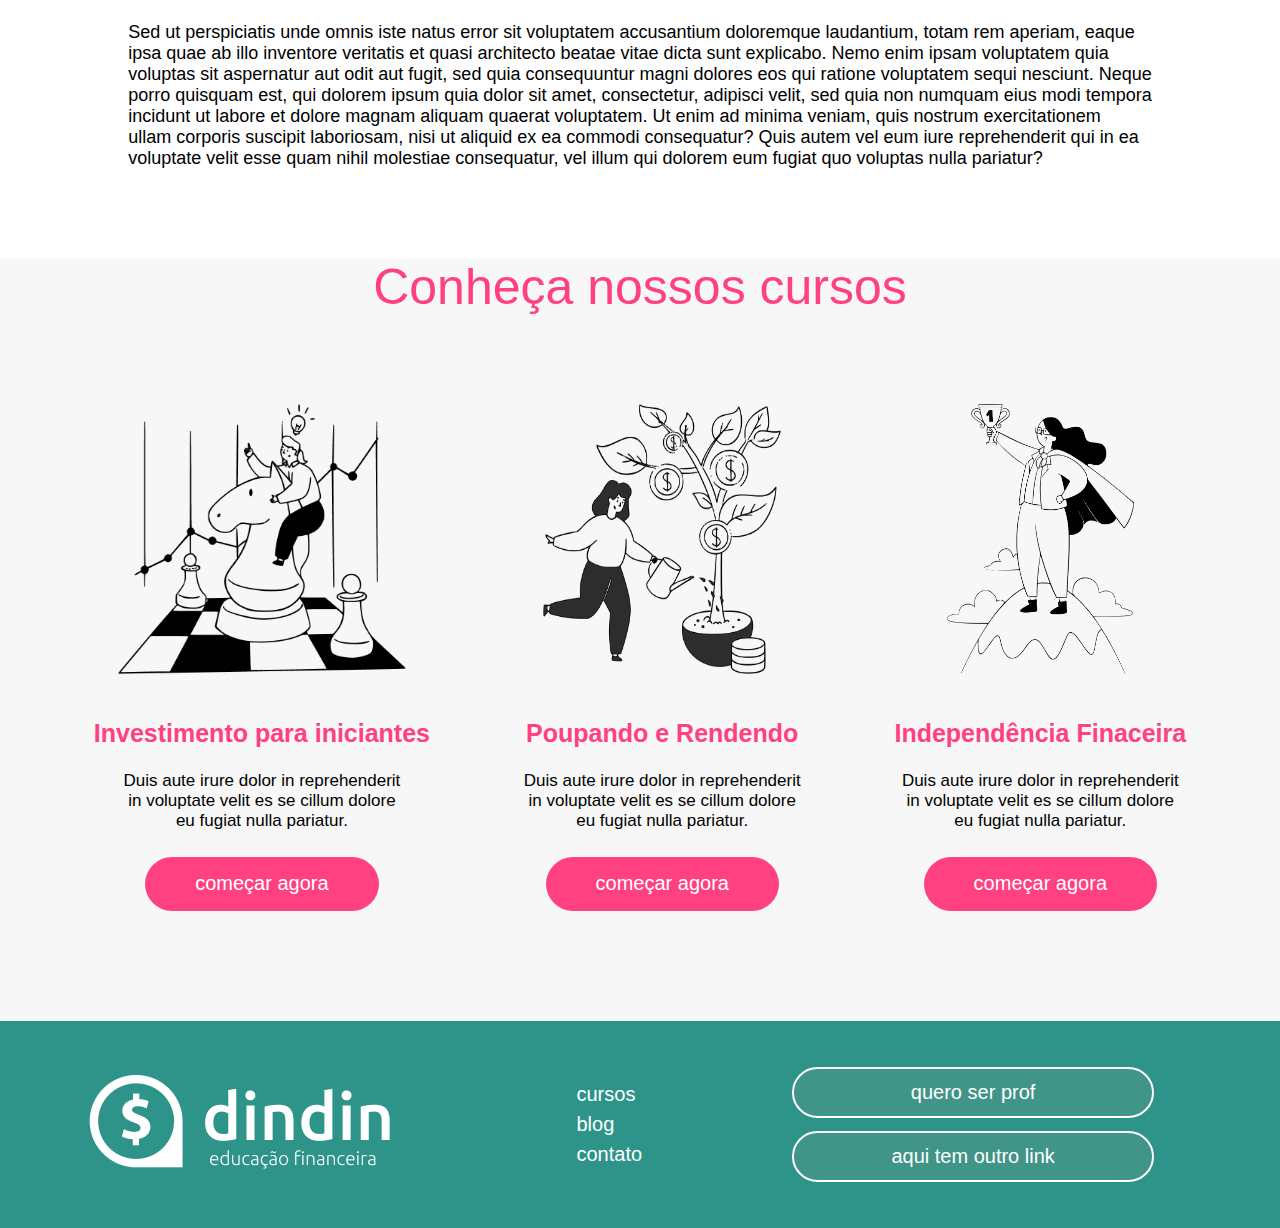
<file: post.html>
<!DOCTYPE html>
<html lang="pt-br">

<head>
    <meta charset="UTF-8">
    <meta http-equiv="X-UA-Compatible" content="IE=edge">
    <meta name="viewport" content="width=device-width, initial-scale=1.0">
    <meta name="description" content="Site sobre a empresa Dindin">
    <meta name="keywords" content="Agência Digital, Financeiro, Emprestimo, investimento">
    <link rel="stylesheet" href="css/post.css">
    <!-- <link rel="stylesheet" href="css/responsivo.css"> -->
    <title>Financeira Dindin - Post</title>
</head>

<body>
    <header>
        <section class="section-banner">
            <div class="logo">
                <a href="index.html"><img src="img/logo-header.png" alt="logo" title="logo"></a>
            </div>
            <div class="nav">
                <a class="nav-menu" href="cursos.html">cursos</a>
                <a class="nav-menu" href="blog.html">blog</a>
                <a class="nav-menu" href="contato.html">contato</a>
            </div>
        </section>
    </header>
    <main>
        <section class="postbody">
            <div class="titledate">
                <h1>On the other hand, we denounce</h1>
                <p class="postdate">27 de dezembro de 2020</p>
            </div>
            <div class="postbodytop">
                <img id="imgpost" src="img/fundocinza.png" alt="bggray" title="fundo cinza" />
                <p class="posttext">On the other hand, we denounce with righteous indignation and dislike men who
                    are so
                    beguiled and demoralized by the charms<br>of pleasure of the moment, so blinded by desire, that
                    they
                    cannot foresee the pain and trouble that are bound to ensue; and<br>equal blame belongs to those
                    who
                    fail in their duty through weakness of will, which is the same as saying through shrinking
                    from<br>toil
                    and pain.<br><br>
                    These cases are perfectly simple and easy to distinguish. In a free hour, when our power of
                    choice
                    is untrammelled and when<br>nothing prevents our being able to do what we like best, every
                    pleasure
                    is
                    to be welcomed and every pain avoided. But in certain<br>circumstances and owing to the claims
                    of
                    duty
                    or the obligations of business it will frequently occur that pleasures have to be<br>repudiated
                    and
                    annoyances accepted.<br><br>
                    The wise man therefore always holds in these matters to this principle of selection: he rejects
                    pleasures to secure other greater<br>pleasures, or else he endures pains to avoid worse pains.On
                    the
                    other hand, we denounce with righteous indignation and dislike<br>men who are so beguiled and
                    demoralized by the charms of pleasure of the moment, so blinded by desire, that they
                    cannot<br>foresee
                    the pain and trouble that are bound to ensue; and equal blame belongs to those who fail in their
                    duty through weakness<br>of will, which is the same as saying through shrinking from toil and
                    pain.
                </p>
            </div>
            <div class="postbodymid">
                <h2>These cases are perfectly simple and easy to distinguish</h2>
                <p class="posttext">In a free hour, when our power of choice is untrammelled and when nothing
                    prevents
                    our being able to
                    do what we like best,<br>every pleasure is to be welcomed and every pain avoided. But in certain
                    circumstances and owing to the claims of duty or the<br>obligations of business it will
                    frequently
                    occur that pleasures have to be repudiated and annoyances accepted.<br><br>
                    At vero eos et accusamus et iusto odio dignissimos ducimus qui blanditiis praesentium voluptatum
                    deleniti atque corrupti quos<br>dolores et quas molestias excepturi sint occaecati cupiditate
                    non
                    provident, similique sunt in culpa qui officia deserunt mollitia<br>animi, id est laborum et
                    dolorum
                    fuga. Et harum quidem rerum facilis est et expedita distinctio. Nam libero tempore, cum
                    soluta<br>nobis
                    est eligendi optio cumque nihil impedit quo minus id quod maxime placeat facere possimus, omnis
                    voluptas assumenda est,<br>omnis dolor repellendus. Temporibus autem quibusdam et aut officiis
                    debitis
                    aut rerum necessitatibus saepe eveniet ut et<br>voluptates repudiandae sint et molestiae non
                    recusandae. Itaque earum rerum hic tenetur a sapiente delectus, ut aut
                    reiciendis<br>voluptatibus
                    maiores alias consequatur aut perferendis doloribus asperiores repellat.</p>
            </div>
            <div class="postbodybot">
                <h3>Sed ut perspiciatis unde omnis iste natus error sit</h3>
                <p class="posttext">Sed ut perspiciatis unde omnis iste natus error sit voluptatem
                    accusantium doloremque laudantium, totam rem aperiam, eaque<br>ipsa quae ab illo inventore
                    veritatis
                    et
                    quasi architecto beatae vitae dicta sunt explicabo. Nemo enim ipsam voluptatem quia<br>voluptas
                    sit
                    aspernatur aut odit aut fugit, sed quia consequuntur magni dolores eos qui ratione voluptatem
                    sequi
                    nesciunt. Neque<br>porro quisquam est, qui dolorem ipsum quia dolor sit amet, consectetur,
                    adipisci
                    velit, sed quia non numquam eius modi tempora<br>incidunt ut labore et dolore magnam aliquam
                    quaerat
                    voluptatem. Ut enim ad minima veniam, quis nostrum exercitationem<br>ullam corporis suscipit
                    laboriosam, nisi ut aliquid ex ea commodi consequatur? Quis autem vel eum iure reprehenderit qui
                    in
                    ea<br>voluptate velit esse quam nihil molestiae consequatur, vel illum qui dolorem eum fugiat
                    quo
                    voluptas nulla pariatur? </p>
            </div>
        </section>
        <section class="titlebot">
            <h4>Conheça nossos cursos</h4>
        </section>
        <section class="midup">
            <div class="caixamid">
                <img id="ilustrap" src="img/ilustra-poupando.png" alt="ilustrapoupando" title="ilustra poupando" />
                <p class="subtmidup">Investimento para iniciantes</p>
                <p class="textmidup">Duis aute irure dolor in reprehenderit<br>in voluptate velit es se cillum
                    dolore<br>eu fugiat nulla pariatur.</p>
                <a href="cursos.html"><button class="buttontop"
                        style="font-weight: 400; font-size: 20px; line-height: 23px; text-align: center; color: #FFFFFF; background: #FF4081; border-radius: 62px; padding: 15px 50px 15.73px 50px; border: none; cursor: pointer;">começar
                        agora</button></a>
            </div>
            <div class="caixamid">
                <img id="ilustrainv" src="img/ilustra-investimento.png" alt="ilustrainvestimento"
                    title="ilustra investimento" />
                <p class="subtmidup">Poupando e Rendendo</p>
                <p class="textmidup">Duis aute irure dolor in reprehenderit<br>in voluptate velit es se cillum
                    dolore<br>eu fugiat nulla pariatur.</p>
                <a href="cursos.html"><button
                        style="font-weight: 400; font-size: 20px; line-height: 23px; text-align: center; color: #FFFFFF; background: #FF4081; border-radius: 62px; padding: 15px 50px 15.73px 50px; border: none; cursor: pointer;">começar
                        agora</button></a>
            </div>
            <div class="caixamid">
                <img id="ilustraind" src="img/ilustra-independencia.png" alt="ilustraindependencia"
                    title="ilustra independencia" />
                <p class="subtmidup">Independência Finaceira</p>
                <p class="textmidup">Duis aute irure dolor in reprehenderit<br>in voluptate velit es se cillum
                    dolore<br>eu fugiat nulla pariatur.</p>
                <a href="cursos.html"><button
                        style="font-weight: 400; font-size: 20px; line-height: 23px; text-align: center; color: #FFFFFF; background: #FF4081; border-radius: 62px; padding: 15px 50px 15.73px 50px; border: none; cursor: pointer;">começar
                        agora</button></a>
            </div>
        </section>
    </main>
    <footer>
        <section class="rodape">
            <div>
                <a href="index.html"><img src="img/logo-footer.png" alt="logo2" title="logo" /></a>
            </div>
            <div class="navig">
                <a class="fmenu" href="cursos.html">cursos</a>
                <a class="fmenu" href="blog.html">blog</a>
                <a class="fmenu" href="contato.html">contato</a>
            </div>
            <div class="buttons">
                <a href="#">quero ser prof</a>
                <a href="#">aqui tem outro link</button></a>
            </div>
        </section>
    </footer>
</body>




</html>
</file>
<file: css/estilo.css>
@import url('https://fonts.googleapis.com/css2?family=Nunito:wght@700&family=Righteous&family=Sarala:wght@400;700&family=Ubuntu:ital,wght@0,300;0,400;0,500;0,700;1,300;1,400;1,500;1,700&display=swap');

* {
    font-family: 'Ubuntu', sans-serif;
}

body,
html {
    height: 100%;
    padding: 0px;
    margin: 0px;

}

body {
    display: flex;
    flex-direction: column;
    background: #FFFFFF;
}


.cabecalho {
    display: flex;
    flex-direction: row;
    justify-content: center;
    padding: 10px;
    text-align: center;
    background: #2E948A;
}


.navbar {
    display: flex;
    flex-flow: row wrap;
    justify-content: center;
    align-items: center;
    width: 70%;

}

.logo {
    flex: 20%;
    margin-left: 0%;
    text-align: left;

}

.menu {
    /* border: 1px solid green; */
    display: flex;
    text-align: right;
    padding: 20px;
    gap: 32px;
}

.menu a {
    font-style: normal;
    font-weight: 700;
    font-size: 20px;
    line-height: 23px;
    text-transform: uppercase;
    color: #FDFDFD;
    text-decoration: none;
}


/* Fim do cabeçalho */

/* Conteudo Principal */
.conteudo-principal {
    /* height: 100%; */
    background: #F7F7F7
}

.section-top {
    display: flex;
    justify-content: space-evenly;
    flex-wrap: wrap;
    padding-top: 125px;
    padding-bottom: 87.5px;
    background-color: white;
}

.section-img-r {
    margin-top: 10px;

}

.conteudo-section1 h1 {
    font-weight: 700;
    font-size: 60px;
    line-height: 69px;
    color: #FF4081;
}

.conteudo-section1 p {
    font-weight: 400;
    font-size: 27px;
    line-height: 31px;
    color: #555555;
    margin-top: 19px;
    margin-bottom: 38px;
}

.conteudo-section1 a {
    font-weight: 400;
    font-size: 27px;
    line-height: 31px;
    color: #FF4081;
    border: 2px solid #FF4081;
    border-radius: 62px;
    padding: 5px 25px;
    cursor: pointer;
    background-color: white;
    text-decoration: none;
}

/* Fim do conteudo princiapl */

.conteudo-secundario {
    display: flex;
    flex-direction: row;
    justify-content: space-evenly;
    padding-top: 87.5px;
    padding-bottom: 110px;
    flex-wrap: wrap;
}

.midup {
    display: flex;
    flex-direction: row;
    justify-content: space-evenly;
    padding-top: 87.5px;
    padding-bottom: 110px;
    flex-wrap: wrap;
}


.card-box {
    display: flex;
    flex-direction: column;
    justify-content: center;
    text-align: center;
    align-items: center;
}


#poupando-png {
    height: 270px;
    width: 288px;
}

#investimento-png {
    height: 270px;
    width: 238px;
}

#independencia-png {
    height: 270px;
    width: 187px;
}

.card-titulo1 {
    font-weight: 700;
    font-size: 25px;
    line-height: 29px;
    text-align: center;
    color: #FF4081;
    margin-top: 45px;
}

.card-titulo2 {
    font-weight: 300;
    font-size: 17px;
    line-height: 20px;
    text-align: center;
    color: #000000;
    margin-top: 23px;
    margin-bottom: 26px;
}

.card-box a {
    font-weight: 400;
    font-size: 20px;
    line-height: 23px;
    text-align: center;
    color: #FFFFFF;
    background: #FF4081;
    border-radius: 62px;
    padding: 15px 50px 15.73px 50px;
    border: none;
    cursor: pointer;
    text-decoration: none;
}

/* Fim do .conteudo-secundario */

.conteudo-terciario {
    display: flex;
    justify-content: space-evenly;
    flex-wrap: wrap;
    background: white;
    padding-top: 120px;
    padding-bottom: 120px;
}

.terciario-primeira-coluna {
    display: flex;
    flex-direction: column;
    gap: 45px;
    padding-bottom: 50.5px;
}

.conteudo-terciario h2 {
    font-weight: 700;
    font-size: 37px;
    line-height: 50px;
    color: #009688;
    margin-bottom: -3vh;
}

.conteudo-terciario-texto {
    display: flex;
    flex-direction: row;
    justify-content: center;
    align-items: center;
    gap: 23px;
}

.conteudo-terciario-paragrafo {
    display: flex;
    flex-direction: column;
    gap: 5px;
}

.terciario-paragrafo1 {
    font-weight: 300;
    font-size: 18px;
    line-height: 25px;
    color: #000000;
    margin-top: 10px;
}

.terciario-paragrafo2 {
    font-weight: 400;
    font-size: 18px;
    line-height: 25px;
    color: #000000;
    margin-top: -10px;
}

.terciario-segunda-coluna {
    display: flex;
    flex-direction: column;
    gap: 45px;
    margin-top: 104px;
    padding-bottom: 50.5px;

}

/* Fim do terceiro conteudo */


.conteudo-quaternario {
    display: flex;
    flex-direction: row;
    justify-content: center;
    align-items: center;
    gap: 150px;
    flex-wrap: wrap;
}

.conteudo-quaternario-box-titulo {
    flex: 0 1 auto;
    align-self: flex-start;
    /* flex-basis: 1450px; */
    margin-top: -150px;
    margin-left: 50px;
    width: 80vw;
}

.conteudo-quaternario-box-titulo h3 {
    font-weight: 700;
    font-size: 37px;
    line-height: 43px;
    color: #009688;
    margin-top: 246px;
    margin-left: 128px;
}

.conteudo-quaternario-box {
    display: flex;
    flex-direction: column;
    gap: 15px;
    padding-bottom: 10px;
    margin-top: -130px;

}

.conteudo-quadrado-cinza {
    border: 1px solid black;
    height: 200px;
    width: 100%;
    background: #C4C4C4;
}

.conteudo-quaternario-p1 {
    font-weight: 700;
    font-size: 27px;
    line-height: 31px;
    color: #009688;
    margin-top: 10px;
}

.conteudo-quaternario-p2 {
    font-weight: 300;
    font-size: 18px;
    margin-top: -40px;
}

.box-button {
    display: flex;
    justify-content: center;
    padding-top: 80.5px;
    padding-bottom: 53px;
}

.box-button a {
    font-weight: 400;
    font-size: 27px;
    line-height: 31px;
    color: #FF4081;
    border: 2px solid #FF4081;
    border-radius: 62px;
    padding: 5px 35px;
    cursor: pointer;
    background: #F7F7F7;
    text-decoration: none;

}











.conteudo-rodape {
    flex-shrink: 0;
    border: 1px solid black;
    /* padding: 30px; */
    text-align: center;
}

.rodape {
    display: flex;
    flex-direction: row;
    flex-wrap: wrap;
    justify-content: space-evenly;
    align-items: center;
    height: 207px;
    width: 100%;
    background: #2E948A;
}

.rodape-img {
    margin-left: 2vw;
}

.conteudo-rodape-nav {
    display: flex;
    flex-direction: column;
    gap: 7px;
}

.conteudo-rodape-menu {
    display: flex;
    text-decoration: none;
    font-weight: 400;
    font-size: 20px;
    line-height: 23px;
    color: #FFFFFF;
}

.conteudo-rodape-buttons {
    display: flex;
    flex-direction: column;
    align-items: center;
    gap: 13px;

}

.conteudo-rodape-buttons a {
    background: #419488;
    border-radius: 62px;
    border: 2px solid #FFFFFF;
    cursor: pointer;
    color: #FFFFFF;
    font-size: 20px;
    font-weight: 400;
    text-align: center;
    padding: 12px 71px 12px 71px;
    text-decoration: none;
    width: 50%;
    margin-right: 5vw;
}


@media (max-width:525px) {
    .menu {
        flex-direction: column;
    }

    .menu a {
        font-size: 15px;
    }

    .conteudo-quaternario-box-titulo h3 {
        font-size: 15px;
    }

}

@media (max-width:820px) {

    .conteudo-principal,
    .conteudo-secundario,
    .conteudo-quaternario {
        display: flex;
        flex-direction: column;
        justify-content: center;
        align-items: center;
        gap: 150px;
        flex-wrap: wrap;
    }

    .conteudo-rodape-menu {
        display: none;
    }
}

.conteudo-quaternario-box-titulo h3 {
    font-size: 35px;
}





@media (max-width: 580px) {
    .conteudo-rodape-nav {
        display: none;
    }

    .conteudo-quaternario-box-titulo {
        margin-left: -23%;
    }



}

@media screen and (min-width: 100px) and (max-width: 700px) {
    .rodape {
        height: 300px;
    }

}
</file>
<file: css/blog.css>
* {
    font-family: 'Ubuntu', sans-serif;
    margin: 0;
}

.section-banner {
    height: 117px;
    display: flex;
    justify-content: space-around;
    gap: 20vw;
    align-items: center;
    background: #2E948A;
}

#logoheader {
    margin-left: 6vw;
}

.nav {
    display: flex;
    flex-direction: row;
    margin-right: 7vw;
    gap: 3vw;
}

.nav-menu {
    display: flex;
    text-decoration: none;
    font-weight: 700;
    font-size: 20px;
    line-height: 23px;
    text-transform: uppercase;
    color: #FDFDFD;
}



.topblog {
    display: flex;
    justify-content: space-evenly;
    padding-top: 48px;
    padding-bottom: 89px;
}

.infotopblog {
    display: flex;
    flex-direction: column;
    justify-content: space-evenly;
}

h1 {
    font-weight: 700;
    font-size: 47px;
    line-height: 54px;
    color: #009688;
}

.toptext {
    font-weight: 300;
    font-size: 20px;
    line-height: 23px;
    display: flex;
    align-items: center;
    color: #000000;
}

.blogbot {
    display: flex;
    justify-content: space-evenly;
    flex-wrap: wrap;
    background: #E5E5E5;
    padding-top: 100px;
}

.blogbot1 {
    display: flex;
    justify-content: space-evenly;
    flex-wrap: wrap;
    background: #E5E5E5;
    padding-top: 100px;
    padding-bottom: 170px;
}

.blogcont {
    display: flex;
    flex-direction: column;
    gap: 19px;
}

.blogconttitle {
    font-weight: 500;
    font-size: 30px;
    line-height: 34px;
    display: flex;
    align-items: center;
    color: #FF4081;
    text-decoration: none;
    cursor: pointer;
}

.blogconttext {
    font-weight: 300;
    font-size: 17px;
    line-height: 20px;
    display: flex;
    align-items: center;
    color: #000000;
}


.rodape {
    height: 207px;
    display: flex;
    justify-content: space-around;
    align-items: center;
    background: #2E948A;
}

.navig {
    display: flex;
    flex-direction: column;
    gap: 7px;
}

.fmenu {
    display: flex;
    text-decoration: none;
    font-weight: 400;
    font-size: 20px;
    line-height: 23px;
    color: #FFFFFF;
}

.buttons {
    display: flex;
    flex-direction: column;
    align-items: center;
    gap: 13px;
    margin-right: 5vw;
}

.buttons a {
    background: #419488;
    border-radius: 62px;
    border: 2px solid #FFFFFF;
    cursor: pointer;
    color: #FFFFFF;
    font-size: 20px;
    font-weight: 400;
    text-align: center;
    padding: 12px 71px 12px 71px;
    text-decoration: none;
    width: 70%;
}

@media (max-width: 880px) {
    .navig {
        display: none;
    }


}

@media (max-width: 580px) {
    .navig {
        display: none;
    }


}

@media (max-width:525px) {
    .nav {
        flex-direction: column;
    }

    .nav-menu {
        font-size: 15px;
    }
}

@media (max-width:725px) {
    .imgtop {
        display: none;
    }
}

@media (max-width:520px) {
    .blogcont {
        width: 390px;
    }
}

@media (max-width:725px) {
    .imgcontato {
        display: none;
    }


    .rodape {
        flex-direction: column;
        height: 300px;
    }
}
</file>
<file: css/contato.css>
* {
    font-family: 'Ubuntu', sans-serif;
    margin: 0;
}

.section-banner {
    height: 117px;
    display: flex;
    justify-content: space-around;
    gap: 20vw;
    align-items: center;
    background: #2E948A;

}

#logoheader {
    margin-left: 6vw;
}

.nav {
    display: flex;
    flex-direction: row;
    margin-right: 7vw;
    gap: 3vw;
}

.nav-menu {
    display: flex;
    text-decoration: none;
    font-weight: 700;
    font-size: 20px;
    line-height: 23px;
    text-transform: uppercase;
    color: #FDFDFD;
}


.corpo {
    margin: 0;
    display: flex;
    justify-content: space-around;
    padding-top: 82px;
    padding-bottom: 39px;
}

.formulario {
    margin-left: 20px;
}

h1 {
    font-weight: 700;
    font-size: 40px;
    line-height: 46px;
    color: #FF4081;
}

#form {
    display: flex;
    flex-direction: column;
    width: 35vw;
    height: 419px;
    margin-top: 44px;
}

#nome {
    border-radius: 7px;
    border: 1px solid #686868;
    padding: 6px 6px 6px 18px;
}

#email {
    border-radius: 7px;
    border: 1px solid #686868;
    padding: 6px 6px 6px 18px;
}

#mensagem {
    border-radius: 7px;
    border: 1px solid #686868;
    padding: 6px 6px 180px 18px;
}

#buttonform {
    width: 108px;
    height: 32px;
    background: #FF4081;
    border-radius: 50px;
    font-weight: 800;
    font-size: 16px;
    line-height: 22px;
    text-align: center;
    text-transform: lowercase;
    color: #FFFFFF;
    border: none;
}

.imgcontato {
    display: flex;
    align-items: center;
    margin-top: -100px;
    margin-right: 5vw;
}

#imgcontato {
    width: 100%
}

.rodape {
    height: 207px;
    display: flex;
    justify-content: space-around;
    align-items: center;
    background: #2E948A;
}

.navig {
    display: flex;
    flex-direction: column;
    gap: 7px;
}

.fmenu {
    display: flex;
    text-decoration: none;
    font-weight: 400;
    font-size: 20px;
    line-height: 23px;
    color: #FFFFFF;
}

.buttons {
    display: flex;
    flex-direction: column;
    align-items: center;
    gap: 13px;
    margin-right: 5vw;
}

.buttons a {
    background: #419488;
    border-radius: 62px;
    border: 2px solid #FFFFFF;
    cursor: pointer;
    color: #FFFFFF;
    font-size: 20px;
    font-weight: 400;
    text-align: center;
    padding: 12px 71px 12px 71px;
    text-decoration: none;
    width: 70%;
}



@media (max-width: 880px) {
    .navig {
        display: none;
    }


}

@media (max-width:525px) {
    .nav {
        flex-direction: column;
    }

    .nav-menu {
        font-size: 15px;
    }
}

@media (max-width:725px) {
    .imgcontato {
        display: none;
    }

    #form {
        width: 80vw;
    }

    .rodape {
        flex-direction: column;
        height: 300px;
    }
}
</file>
<file: css/curso.css>
* {
    font-family: 'Ubuntu', sans-serif;
    margin: 0;
}

.banner {
    height: 117px;
    display: flex;
    justify-content: space-between;
    align-items: center;
    background: #2E948A;
    box-shadow: 0px 3px 7px rgba(0, 0, 0, 0.25);
}

#logoheader {
    margin-left: 6vw;
}

.navigation {
    display: flex;
    flex-direction: row;
    margin-right: 7vw;
    gap: 3vw;
}

.hmenu {
    display: flex;
    text-decoration: none;
    font-weight: 700;
    font-size: 20px;
    line-height: 23px;
    text-transform: uppercase;
    color: #FDFDFD;
}

@media (max-width:525px) {
    .navigation {
        flex-direction: column;
    }

    .hmenu {
        font-size: 15px;
    }
}

main {
    background: #F7F7F7;
}

.investimento {
    display: flex;
    justify-content: space-evenly;
    margin-top: 80px;
    padding-bottom: 81px;
    padding-right: 50px;
    background: white;
}

.investimento-texto {
    display: flex;
    flex-direction: column;
    justify-content: space-evenly;
}

.investimento-img {
    margin-right: 100px;
}

h1 {
    font-weight: 700;
    font-size: 55px;
    line-height: 63px;
    color: #FF4081;
}

.investimento-texto p {
    font-weight: 300;
    font-size: 20px;
    line-height: 23px;
    display: flex;
    align-items: center;
    color: #000000;
}

.video-aula {
    display: flex;
    justify-content: space-evenly;
    padding-top: 75px;
    padding-bottom: 73px;
    background: #F7F7F7;
    padding-left: 30px;
    padding-right: 30px;
}

.infoframe {
    display: flex;
    flex-direction: column;
    justify-content: space-between;
}

h2 {
    font-weight: 700;
    font-size: 35px;
    line-height: 40px;
    color: #FF4081;
}

.infotexo {
    font-weight: 300;
    font-size: 20px;
    line-height: 23px;
    color: #000000;
}

hr {
    height: 5px;
    width: 90vw;
    background: #C4C4C4;
    margin: auto;
}

@media (max-width: 880px) {
    .topcursor {
        display: none;
    }

    .aula {
        flex-wrap: wrap;
    }
}

.rodape {
    height: 207px;
    display: flex;
    justify-content: space-around;
    align-items: center;
    background: #2E948A;
}

.navig {
    display: flex;
    flex-direction: column;
    gap: 7px;
}

.fmenu {
    display: flex;
    text-decoration: none;
    font-weight: 400;
    font-size: 20px;
    line-height: 23px;
    color: #FFFFFF;
}

.buttons {
    display: flex;
    flex-direction: column;
    align-items: center;
    gap: 13px;
    margin-right: 5vw;
}

.buttons a {
    background: #419488;
    border-radius: 62px;
    border: 2px solid #FFFFFF;
    cursor: pointer;
    color: #FFFFFF;
    font-size: 20px;
    font-weight: 400;
    text-align: center;
    padding: 12px 71px 12px 71px;
    text-decoration: none;
    width: 70%;
}

@media (max-width: 880px) {
    .navig {
        display: none;
    }

    .investimento,
    .video-aula {
        display: flex;
        flex-direction: column;
        justify-content: center;
        align-items: center;
        text-align: center;
    }

    .investimento-texto,
    .investimento-img {
        align-items: center;
        margin-left: 5vw;
    }

    .investimento-texto h1 {
        margin-bottom: 20px;
    }

    .investimento-texto p {
        margin-bottom: 20px;
        text-align: justify;
    }

    .infoframe h2 {
        text-align: center;
        margin-top: 10px;
        margin-bottom: 10px;
    }

    .infoframe p {
        text-align: justify;
    }




}

@media (max-width:525px) {
    .nav {
        flex-direction: column;
    }

    .nav-menu {
        font-size: 15px;
    }
}

@media (max-width:725px) {
    .imgcontato {
        display: none;
    }


    .rodape {
        flex-direction: column;
        height: 300px;
    }
}
</file>
<file: css/cursos.css>
* {
    font-family: 'Ubuntu', sans-serif;
    margin: 0;
}




.cursos-titulos {
    display: flex;
    flex-direction: row;
    align-items: center;
    padding-left: 82px;
    padding-top: 81px;
    padding-bottom: 95px;
    text-align: center;
    width: 50%;

}

.cursos-titulo h1 {
    font-weight: 700;
    font-size: 60px;
    line-height: 69px;
    text-transform: capitalize;
    color: #FF4081;
    width: 20%;
    text-align: left;
    margin-left: 16vw;
    margin-top: 10vh;
}


.cursos-titulo p {
    font-weight: 400;
    font-size: 20px;
    line-height: 23px;
    color: #555555;
    width: 20%;
    text-align: left;
    margin-left: 16vw;
    margin-bottom: 10vh;
}

.cursos-box {
    display: flex;
    justify-content: center;
    flex-wrap: wrap;
    gap: 53px;
    padding-bottom: 68px;
}

.cursos-info {
    display: flex;
    flex-direction: column;
    justify-content: center;
    gap: 53px;
}

.cursos-info p {
    font-weight: 300;
    font-size: 18px;
    line-height: 21px;
    color: #000000;
    margin-bottom: -16px;
}

.cursos-info a {
    background: #419488;
    border-radius: 62px;
    font-weight: 400;
    font-size: 20px;
    line-height: 23px;
    text-align: center;
    color: #FFFFFF;
    padding: 12px 43px 12px 43px;
    cursor: pointer;
    border: none;
    text-decoration: none;
    width: 25%;
}


h2 {
    font-weight: 700;
    font-size: 35px;
    line-height: 40px;
    color: #FF4081;
    margin-top: -40px;
}

.cursos-box1 {
    display: flex;
    justify-content: center;
    flex-wrap: wrap;
    gap: 53px;
    padding-bottom: 68px;
    padding-top: 107px;
}



.cursos-box2 {
    display: flex;
    justify-content: center;
    flex-wrap: wrap;
    gap: 53px;
    padding-bottom: 202px;
    padding-top: 93px;
}

@media (max-width:820px) {
    .cursos-titulo {
        justify-content: center;
        align-items: center;
    }

    .cursos-titulo h1 {
        width: 100vw;
        text-align: center;
    }

    .cursos-titulo p {
        width: 100vw;
        text-align: center;
        margin-bottom: 1px;
    }

    .cursos-box {
        justify-content: center;
        align-items: center;
        /* padding-bottom: 68px; */

    }

    h2 {
        text-align: center;
    }

    .cursos-info a {
        width: 100vw;

    }
}
</file>
<file: css/post.css>
* {
    font-family: 'Ubuntu', sans-serif;
    margin: 0;
}

.section-banner {
    height: 117px;
    display: flex;
    justify-content: space-around;
    gap: 20vw;
    align-items: center;
    background: #2E948A;

}

#logoheader {
    margin-left: 6vw;
}

.nav {
    display: flex;
    flex-direction: row;
    margin-right: 7vw;
    gap: 3vw;
}

.nav-menu {
    display: flex;
    text-decoration: none;
    font-weight: 700;
    font-size: 20px;
    line-height: 23px;
    text-transform: uppercase;
    color: #FDFDFD;
}

h1 {
    font-weight: 500;
    font-size: 50px;
    line-height: 57px;
    display: flex;
    align-items: center;
    color: #FF4081;
    margin: auto;
}

.titledate {
    display: flex;
    flex-direction: column;
    justify-content: center;
    padding-top: 111px;
    padding-bottom: 74px;
}

.postdate {
    font-weight: 300;
    font-size: 18px;
    line-height: 21px;
    display: flex;
    align-items: center;
    color: #9D9D9D;
    margin: auto;
}

.postbodytop {
    display: flex;
    flex-direction: column;
    gap: 64px;
    padding-bottom: 90px;
    align-items: center;
}

.posttext {
    font-weight: 300;
    font-size: 18px;
    line-height: 21px;
    color: #000000;
}

h2 {
    font-weight: 500;
    font-size: 24px;
    line-height: 21px;
    color: #419488;
    margin-left: -410px;
}

h3 {
    font-weight: 500;
    font-size: 24px;
    line-height: 21px;
    color: #419488;
    margin-left: -485px;
}

.postbodymid {
    display: flex;
    flex-direction: column;
    gap: 34px;
    padding-bottom: 90px;
    align-items: center;
}

.postbodybot {
    display: flex;
    flex-direction: column;
    gap: 34px;
    padding-bottom: 90px;
    align-items: center;
}

h4 {
    font-weight: 500;
    font-size: 50px;
    line-height: 57px;
    display: flex;
    align-items: center;
    color: #FF4081;
}

.titlebot {
    background: #F7F7F7;
    margin: auto;
    display: flex;
    justify-content: center;
}

.midup {
    display: flex;
    flex-direction: row;
    justify-content: space-evenly;
    padding-top: 87.5px;
    padding-bottom: 110px;
    flex-wrap: wrap;
    background: #F7F7F7;
}

.caixamid {
    display: flex;
    flex-direction: column;
    justify-content: center;
    text-align: center;
    align-items: center;
}

#imgpost {
    width: 55vw;
}

#ilustrap {
    height: 270px;
    width: 288px;
}

#ilustrainv {
    height: 270px;
    width: 238px;
}

#ilustraind {
    height: 270px;
    width: 187px;
}

.subtmidup {
    font-weight: 700;
    font-size: 25px;
    line-height: 29px;
    text-align: center;
    color: #FF4081;
    margin-top: 45px;
}

.textmidup {
    font-weight: 300;
    font-size: 17px;
    line-height: 20px;
    text-align: center;
    color: #000000;
    margin-top: 23px;
    margin-bottom: 26px;
}

@media (max-width: 990px) {

    h2,
    h3 {
        margin: auto;
    }
}

@media (max-width:1050px) {
    #imgpost {
        width: 90vw;
    }
}


.rodape {
    height: 207px;
    display: flex;
    justify-content: space-around;
    align-items: center;
    background: #2E948A;
}

.navig {
    display: flex;
    flex-direction: column;
    gap: 7px;
}

.fmenu {
    display: flex;
    text-decoration: none;
    font-weight: 400;
    font-size: 20px;
    line-height: 23px;
    color: #FFFFFF;
}

.buttons {
    display: flex;
    flex-direction: column;
    align-items: center;
    gap: 13px;
    margin-right: 5vw;
}

.buttons a {
    background: #419488;
    border-radius: 62px;
    border: 2px solid #FFFFFF;
    cursor: pointer;
    color: #FFFFFF;
    font-size: 20px;
    font-weight: 400;
    text-align: center;
    padding: 12px 71px 12px 71px;
    text-decoration: none;
    width: 70%;
}



@media (max-width: 880px) {
    .navig {
        display: none;
    }

    .midup {
        display: flex;
        flex-direction: column;
    }

    .titledate h1 {
        font-size: 35px;
    }

    .caixamid a {
        margin-bottom: 50px;
    }

    .posttext {
        font-size: 12px;
    }

    h4 {
        margin-top: 50px;
    }
}

@media (max-width: 580px) {
    .navigation2 {
        display: none;
    }


}

@media (max-width: 880px) {
    .navig {
        display: none;
    }


}

@media (max-width:525px) {
    .nav {
        flex-direction: column;
    }

    .nav-menu {
        font-size: 15px;
    }
}

@media (max-width:725px) {
    .imgcontato {
        display: none;
    }

    .rodape {
        flex-direction: column;
        height: 300px;
    }
}
</file>
